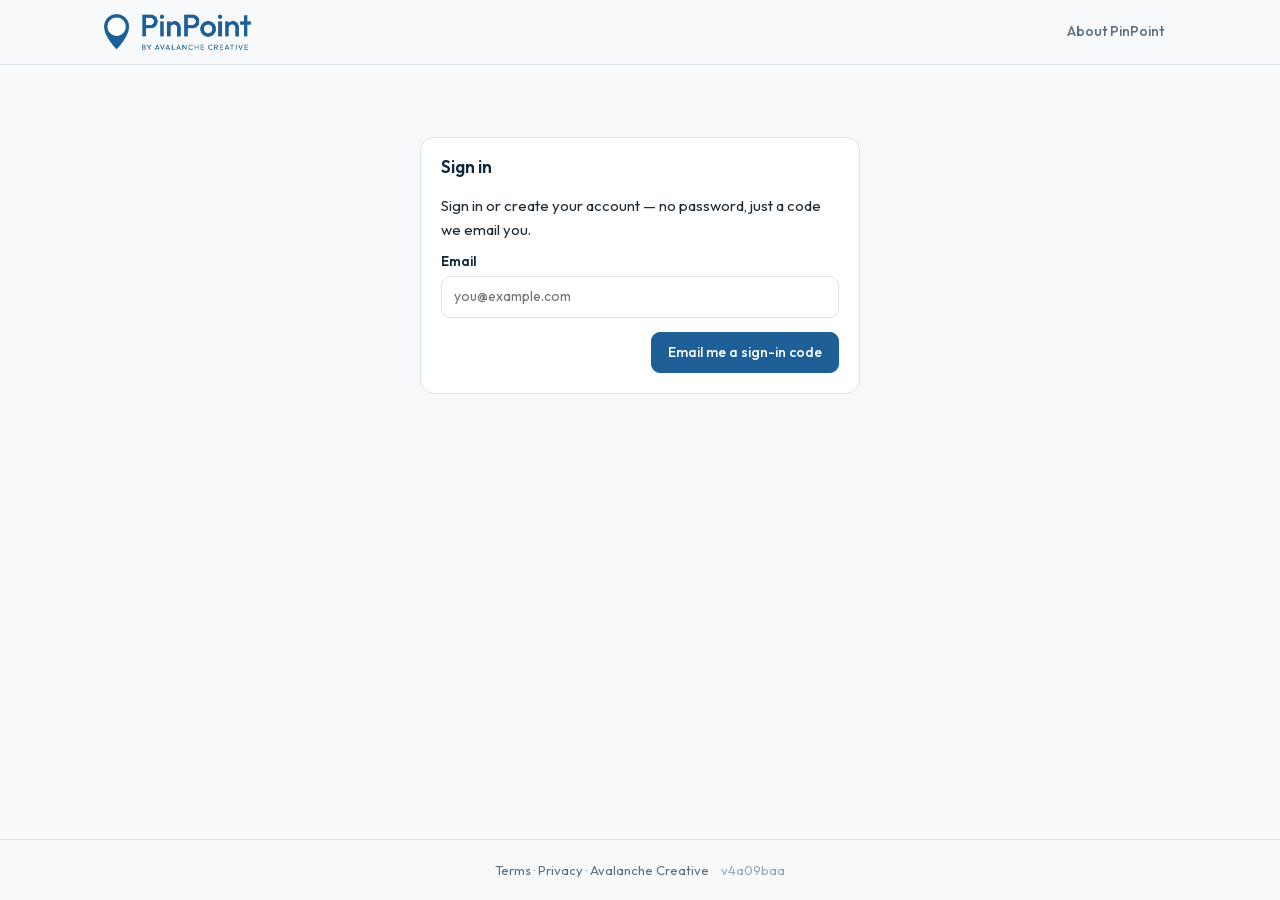
<file: app/index.html>
<!doctype html>
<html lang="en">
<head>
  <meta charset="utf-8">
  <meta name="viewport" content="width=device-width, initial-scale=1">
  <meta name="robots" content="noindex">
  <title>PinPoint by Avalanche</title>
  <link rel="icon" type="image/png" href="img/pinpoint-mark.png">
  <link rel="stylesheet" href="app.css">
</head>
<body>
  <div id="app" data-version="4a09baa"></div>
  <script src="app.js"></script>
</body>
</html>
</file>
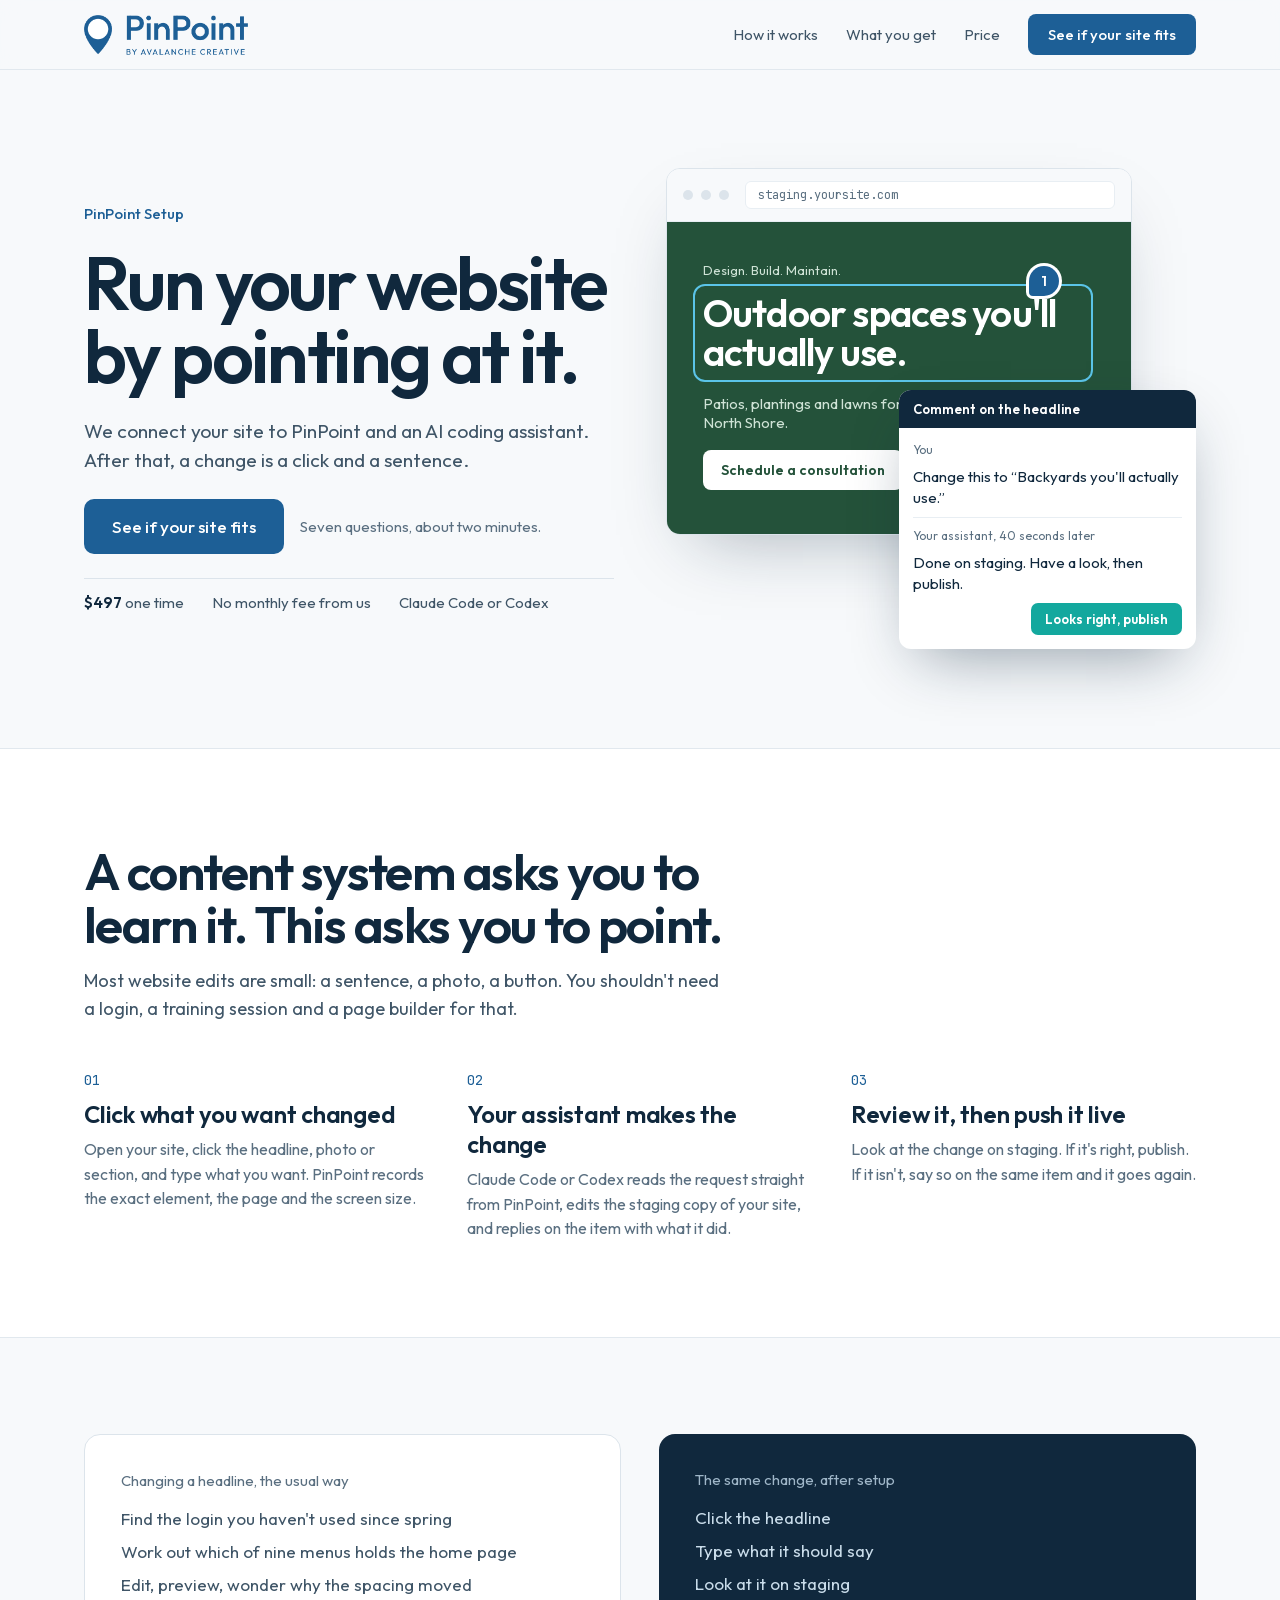
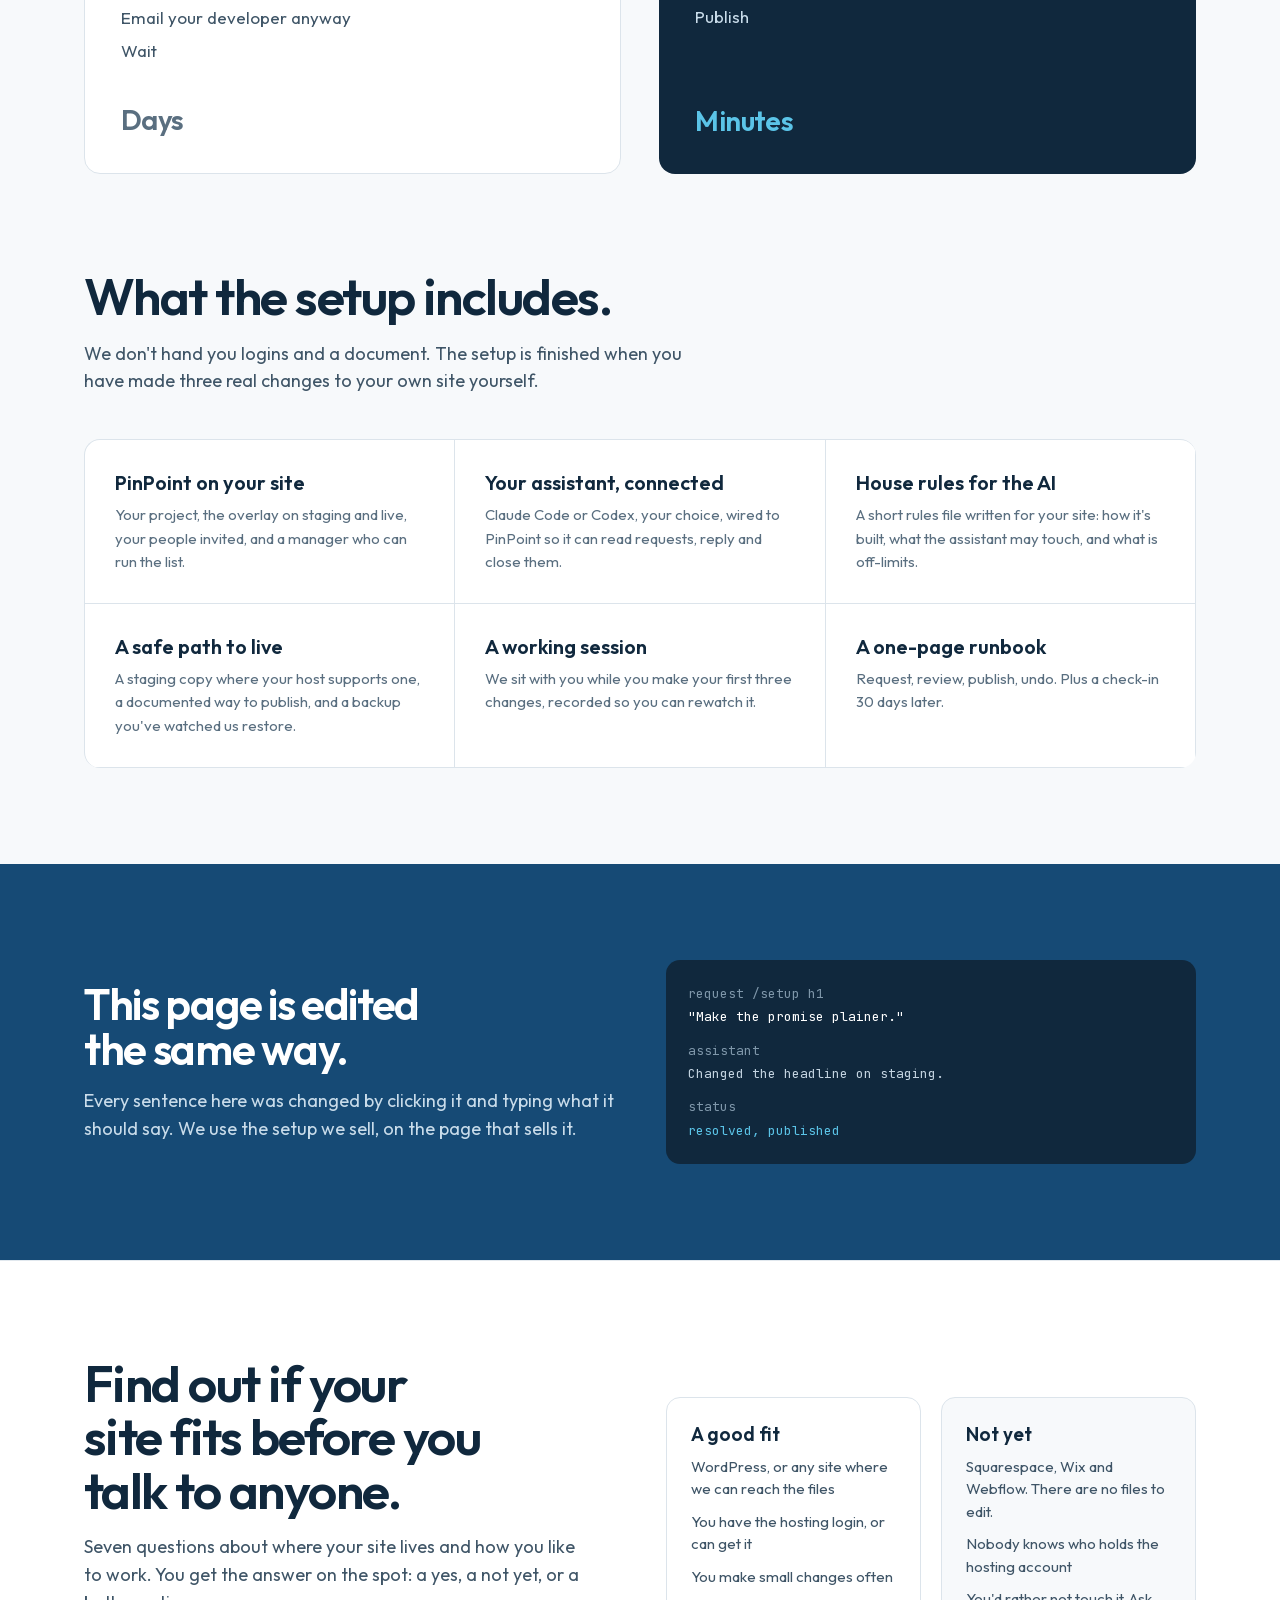
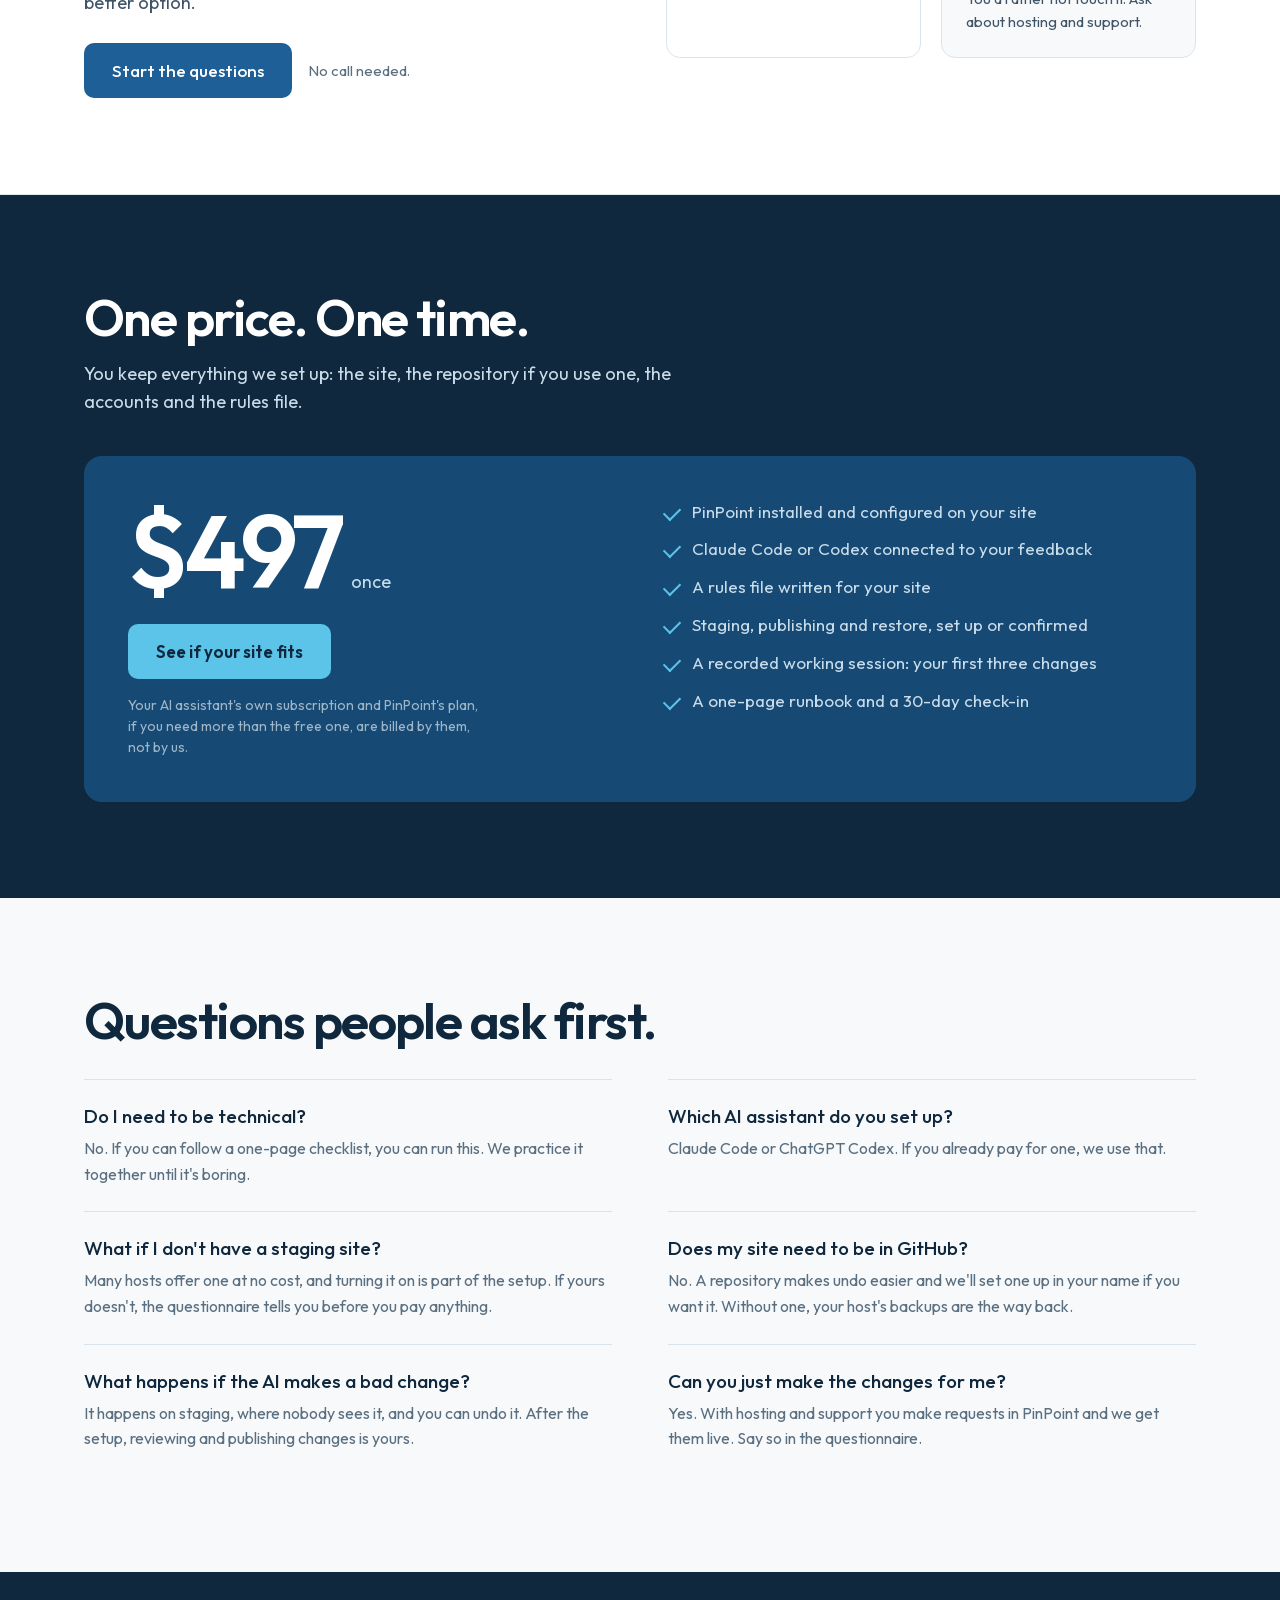
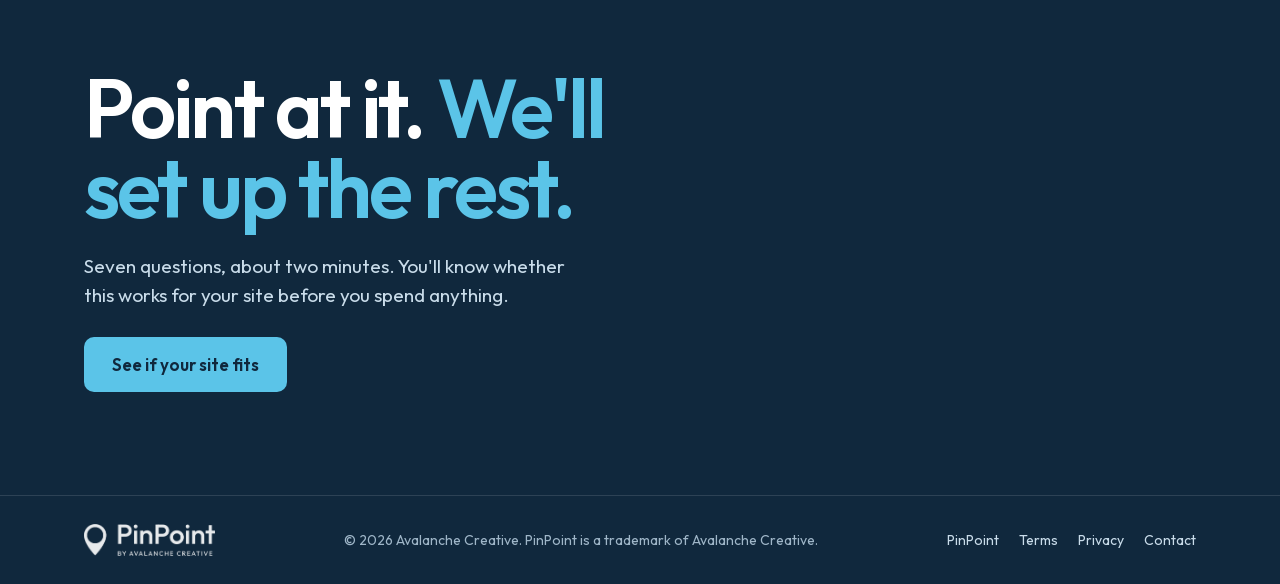
<file: setup/index.html>
<!doctype html>
<html lang="en">
<head>
  <meta charset="utf-8">
  <meta name="viewport" content="width=device-width, initial-scale=1">
  <title>PinPoint Setup — Run your website by pointing at it</title>
  <meta name="description" content="We set up PinPoint and an AI coding assistant on your website, so making a change is a click and a sentence. One-time setup, $497. Answer seven questions to see if your site fits.">
  <meta property="og:title" content="PinPoint Setup — Run your website by pointing at it">
  <meta property="og:description" content="A one-time setup that connects your site, PinPoint and Claude Code or Codex. Click what you want changed, review it on staging, push it live. $497.">
  <meta property="og:image" content="https://pinpoint.avalanchegr.com/img/hero-overlay.jpg">
  <meta property="og:url" content="https://pinpoint.avalanchegr.com/setup/">
  <link rel="canonical" href="https://pinpoint.avalanchegr.com/setup/">
  <link rel="icon" type="image/png" href="/img/pinpoint-mark.png">
  <link rel="stylesheet" href="/fonts.css">
  <style>
    :root { --blue:#1D5F96; --blue-dark:#164A75; --navy:#10283D; --text:#3F5567; --muted:#5A6F80; --line:#DCE4EB; --page:#F7F9FB; --sky:#5BC4E8; --tint:#EEF4F9; }
    * { box-sizing: border-box; }
    html { scroll-behavior: smooth; }
    body { margin: 0; background: var(--page); font-family: Outfit, "Segoe UI", Helvetica, Arial, sans-serif; color: var(--navy); -webkit-font-smoothing: antialiased; }
    a { color: var(--blue); text-decoration: none; }
    a:hover { color: var(--blue-dark); }
    h1, h2, h3, p { margin: 0; }
    button { font: inherit; cursor: pointer; }
    .wrap { max-width: 1240px; margin: 0 auto; padding-left: clamp(20px, 5vw, 80px); padding-right: clamp(20px, 5vw, 80px); }
    .btn { display: inline-block; background: var(--blue); color: #fff; padding: 17px 28px; border-radius: 10px; font-size: 17px; font-weight: 500; border: 0; }
    .btn:hover { background: var(--blue-dark); color: #fff; }
    .btn.sky { background: var(--sky); color: var(--navy); font-weight: 600; }
    .btn.sky:hover { background: #7fd3ee; color: var(--navy); }
    .aside { font-size: 15px; color: var(--muted); }
    .mono { font-family: "JetBrains Mono", ui-monospace, monospace; }

    header { position: sticky; top: 0; z-index: 20; background: rgba(247,249,251,.9); backdrop-filter: blur(10px); border-bottom: 1px solid #E1E8EE; }
    header .bar { display: flex; align-items: center; justify-content: space-between; gap: 24px; padding-top: 14px; padding-bottom: 14px; }
    header img { height: 40px; width: auto; display: block; }
    header nav { display: flex; align-items: center; gap: 28px; font-size: 15px; }
    header nav a { color: var(--text); }
    header nav button { background: var(--blue); color: #fff; padding: 11px 20px; border-radius: 8px; font-weight: 500; border: 0; font-size: 15px; }

    .hero { display: grid; grid-template-columns: repeat(2, minmax(0, 1fr)); gap: clamp(28px, 4vw, 56px); align-items: center; padding-top: clamp(48px, 7vw, 88px); padding-bottom: clamp(56px, 7vw, 96px); }
    .hero .copy { display: flex; flex-direction: column; gap: 24px; }
    .eyebrow { font-size: 15px; font-weight: 500; color: var(--blue); }
    h1 { font-size: clamp(42px, 5.8vw, 80px); line-height: .98; font-weight: 600; letter-spacing: -.035em; text-wrap: balance; }
    .lead { font-size: clamp(18px, 1.5vw, 20px); line-height: 1.5; color: var(--text); max-width: 520px; text-wrap: pretty; }
    .hero .actions { display: flex; flex-wrap: wrap; gap: 12px 16px; align-items: center; }
    .facts { display: flex; flex-wrap: wrap; gap: 8px 28px; padding-top: 14px; border-top: 1px solid var(--line); font-size: 15px; color: var(--text); }
    .facts b { font-weight: 600; color: var(--navy); }

    /* hero visual: a staging page with a pin, and the comment that changes it */
    .scene { position: relative; min-height: 500px; }
    .browser { position: absolute; left: 0; top: 10px; width: 88%; background: #fff; border: 1px solid var(--line); border-radius: 14px; box-shadow: 0 30px 70px -30px rgba(16,40,61,.35); overflow: hidden; }
    .browser .chrome { display: flex; align-items: center; gap: 8px; padding: 12px 16px; border-bottom: 1px solid #E8EEF3; background: var(--page); }
    .browser .chrome i { width: 10px; height: 10px; border-radius: 50%; background: var(--line); display: block; }
    .browser .url { flex: 1; margin-left: 8px; background: #fff; border: 1px solid #E8EEF3; border-radius: 6px; padding: 5px 12px; font-size: 12px; color: var(--muted); }
    .site { background: #24523A; padding: 40px 36px 44px; position: relative; color: #CFE3D6; }
    .site .k { font-size: 13px; }
    .site .h { font-size: clamp(28px, 3vw, 42px); line-height: 1.02; font-weight: 600; color: #fff; letter-spacing: -.02em; outline: 2px solid var(--sky); outline-offset: 8px; border-radius: 2px; max-width: 380px; margin: 16px 0 22px; }
    .site .p { font-size: 15px; max-width: 340px; }
    .site .b { display: inline-block; background: #fff; color: #24523A; font-weight: 600; font-size: 14px; padding: 11px 18px; border-radius: 8px; margin-top: 18px; }
    .site .pin { position: absolute; left: min(410px, 78%); top: 44px; width: 30px; height: 30px; border-radius: 50% 50% 50% 4px; background: var(--blue); color: #fff; font-size: 14px; font-weight: 600; display: flex; align-items: center; justify-content: center; box-shadow: 0 0 0 3px #fff; }
    .thread { position: absolute; right: 0; top: 232px; width: min(300px, 56%); background: #fff; border-radius: 12px; box-shadow: 0 24px 60px -20px rgba(16,40,61,.45); overflow: hidden; }
    .thread .head { background: var(--navy); color: #fff; padding: 11px 14px; font-size: 13px; font-weight: 600; }
    .thread .body { padding: 14px; display: flex; flex-direction: column; gap: 9px; }
    .thread .who { font-size: 12px; color: var(--muted); }
    .thread .say { font-size: 15px; line-height: 1.4; }
    .thread .sep { border-top: 1px solid #E8EEF3; padding-top: 10px; }
    .thread .ok { align-self: flex-end; background: #13A89E; color: #fff; font-size: 13px; font-weight: 600; padding: 8px 14px; border-radius: 7px; }

    section { padding-top: clamp(64px, 7.5vw, 96px); padding-bottom: clamp(64px, 7.5vw, 96px); }
    .band { background: #fff; border-top: 1px solid #E1E8EE; border-bottom: 1px solid #E1E8EE; }
    h2 { font-size: clamp(32px, 4vw, 52px); line-height: 1.04; font-weight: 600; letter-spacing: -.03em; max-width: 820px; text-wrap: balance; }
    .sub { font-size: 18px; line-height: 1.55; color: var(--text); max-width: 640px; margin-top: 16px; text-wrap: pretty; }

    .steps { display: grid; grid-template-columns: repeat(auto-fit, minmax(min(100%, 260px), 1fr)); gap: clamp(24px, 3vw, 40px); margin-top: 48px; }
    .step .n { font-size: 14px; color: var(--blue); }
    .step h3 { font-size: 24px; font-weight: 600; margin-top: 10px; letter-spacing: -.01em; }
    .step p { font-size: 16px; line-height: 1.55; color: var(--muted); margin-top: 8px; }

    .versus { display: grid; grid-template-columns: repeat(auto-fit, minmax(min(100%, 340px), 1fr)); gap: clamp(20px, 3vw, 40px); }
    .versus > div { border-radius: 16px; padding: clamp(26px, 3vw, 36px); display: flex; flex-direction: column; gap: 18px; min-height: 340px; }
    .versus .old { background: #fff; border: 1px solid var(--line); }
    .versus .new { background: var(--navy); color: #fff; }
    .versus .t { font-size: 15px; color: var(--muted); }
    .versus .new .t { color: #9FB6C8; }
    .versus ol { margin: 0; padding: 0; list-style: none; display: flex; flex-direction: column; gap: 12px; font-size: 17px; color: var(--text); }
    .versus .new ol { color: #C9DCEA; }
    .versus .time { margin-top: auto; font-size: 28px; font-weight: 600; letter-spacing: -.02em; color: var(--muted); }
    .versus .new .time { color: var(--sky); }

    .included { display: grid; grid-template-columns: repeat(auto-fit, minmax(min(100%, 300px), 1fr)); margin-top: 44px; border-top: 1px solid var(--line); border-left: 1px solid var(--line); background: #fff; border-radius: 16px; overflow: hidden; }
    .included > div { padding: 30px; border-right: 1px solid var(--line); border-bottom: 1px solid var(--line); }
    .included h3 { font-size: 20px; font-weight: 600; }
    .included p { font-size: 15px; line-height: 1.55; color: var(--muted); margin-top: 8px; }

    .meta { background: var(--blue-dark); color: #fff; }
    .meta .grid, .fit .grid { display: grid; grid-template-columns: repeat(auto-fit, minmax(min(100%, 380px), 1fr)); gap: clamp(28px, 4vw, 56px); align-items: center; }
    .meta h2 { color: #fff; font-size: clamp(30px, 3.4vw, 44px); }
    .meta .sub { color: #C9DCEA; }
    .log { background: var(--navy); border-radius: 14px; padding: 22px; font-size: 13px; line-height: 1.8; color: #C3D3E0; }
    .log .dim { color: #7F97AA; display: block; margin-top: 10px; }
    .log .dim:first-child { margin-top: 0; }
    .log .hi { color: #fff; }
    .log .done { color: var(--sky); }

    .fit .cards { display: grid; grid-template-columns: repeat(auto-fit, minmax(min(100%, 220px), 1fr)); gap: 20px; }
    .fit .card { border: 1px solid var(--line); border-radius: 14px; padding: 24px; display: flex; flex-direction: column; gap: 10px; background: #fff; }
    .fit .card.no { background: var(--page); }
    .fit .card h3 { font-size: 19px; font-weight: 600; }
    .fit .card p { font-size: 15px; line-height: 1.5; color: var(--text); }
    .fit .actions { display: flex; flex-wrap: wrap; gap: 12px 16px; align-items: center; margin-top: 26px; }

    .price { background: var(--navy); color: #fff; }
    .price h2 { color: #fff; }
    .price .sub { color: #C9DCEA; }
    .price-card { margin-top: 40px; background: var(--blue-dark); border-radius: 18px; padding: clamp(28px, 4vw, 44px); display: grid; grid-template-columns: repeat(auto-fit, minmax(min(100%, 320px), 1fr)); gap: clamp(24px, 4vw, 48px); align-items: start; }
    .amount { font-size: clamp(64px, 8vw, 104px); font-weight: 600; letter-spacing: -.04em; line-height: 1; }
    .amount small { font-size: 18px; font-weight: 400; letter-spacing: 0; color: #C9DCEA; margin-left: 10px; }
    .price-card .btn { margin-top: 22px; }
    .price-card .fine { font-size: 14px; color: #9FB6C8; margin-top: 16px; line-height: 1.5; max-width: 360px; }
    .price-card ul { margin: 0; padding: 0; list-style: none; display: flex; flex-direction: column; gap: 14px; font-size: 17px; color: #C9DCEA; }
    .price-card li { padding-left: 28px; position: relative; line-height: 1.4; }
    .price-card li::before { content: ""; position: absolute; left: 0; top: 7px; width: 14px; height: 8px; border-left: 2.4px solid var(--sky); border-bottom: 2.4px solid var(--sky); transform: rotate(-45deg); }

    .faq { display: grid; grid-template-columns: repeat(auto-fit, minmax(min(100%, 420px), 1fr)); gap: 0 56px; margin-top: 32px; }
    .faq > div { padding: 24px 0; border-top: 1px solid var(--line); }
    .faq h3 { font-size: 19px; font-weight: 500; }
    .faq p { font-size: 16px; line-height: 1.6; color: var(--muted); margin-top: 8px; }

    .final { background: var(--navy); color: #fff; padding-bottom: 0; }
    .final h2 { color: #fff; font-size: clamp(44px, 6.4vw, 84px); line-height: .98; letter-spacing: -.035em; max-width: 900px; }
    .final h2 span { color: var(--sky); }
    .final p { font-size: 19px; color: #C9DCEA; max-width: 500px; line-height: 1.5; margin: 24px 0 28px; }
    footer { border-top: 1px solid rgba(255,255,255,.12); margin-top: clamp(64px, 8vw, 104px); }
    footer .bar { display: flex; flex-wrap: wrap; justify-content: space-between; align-items: center; gap: 16px; padding-top: 28px; padding-bottom: 28px; font-size: 14px; color: #9FB6C8; }
    footer img { height: 32px; width: auto; display: block; opacity: .9; }
    footer .links { display: flex; gap: 20px; }
    footer .links a { color: #C9DCEA; }

    /* questionnaire */
    .q-overlay { position: fixed; inset: 0; z-index: 50; background: rgba(16,40,61,.55); display: none; align-items: center; justify-content: center; padding: 20px; overflow: auto; }
    .q-overlay.open { display: flex; }
    .q-card { width: min(680px, 100%); background: #fff; border-radius: 18px; padding: clamp(24px, 4vw, 40px); display: flex; flex-direction: column; gap: 22px; box-shadow: 0 40px 90px -30px rgba(16,40,61,.6); min-height: min(640px, calc(100vh - 40px)); position: relative; margin: auto; }
    .q-close { position: absolute; top: 14px; right: 14px; width: 40px; height: 40px; border-radius: 50%; border: 0; background: transparent; color: var(--muted); font-size: 20px; }
    .q-close:hover { background: var(--tint); color: var(--navy); }
    .q-progress { display: flex; flex-direction: column; gap: 10px; padding-right: 40px; }
    .q-progress .row { display: flex; justify-content: space-between; font-size: 14px; color: var(--muted); }
    .q-bar { height: 6px; border-radius: 3px; background: var(--tint); overflow: hidden; }
    .q-bar i { display: block; height: 6px; border-radius: 3px; background: var(--blue); transition: width .25s; }
    .q-card h3 { font-size: clamp(26px, 3.4vw, 34px); line-height: 1.1; font-weight: 600; letter-spacing: -.02em; }
    .q-help { font-size: 16px; line-height: 1.5; color: var(--muted); margin-top: 8px; }
    .q-opts { display: flex; flex-direction: column; gap: 10px; }
    .q-opt { text-align: left; font-size: 17px; font-weight: 500; color: var(--navy); padding: 16px 18px; border-radius: 12px; border: 1px solid var(--line); background: #fff; min-height: 54px; }
    .q-opt:hover { border-color: var(--blue); }
    .q-opt.on { border-color: var(--blue); background: var(--tint); }
    .q-foot { margin-top: auto; display: flex; justify-content: space-between; align-items: center; gap: 12px; }
    .q-back { background: transparent; border: 0; font-size: 15px; color: var(--muted); padding: 12px 0; min-height: 44px; }
    .q-back:hover { color: var(--navy); }
    .q-fields { display: flex; flex-direction: column; gap: 14px; }
    .q-fields label { display: flex; flex-direction: column; gap: 6px; font-size: 14px; font-weight: 600; }
    .q-fields input { font: inherit; font-size: 17px; font-weight: 400; padding: 14px 16px; border: 1px solid var(--line); border-radius: 10px; color: var(--navy); }
    .q-fields input:focus { outline: none; border-color: var(--blue); box-shadow: 0 0 0 3px rgba(29,95,150,.15); }
    .q-hp { position: absolute; left: -9999px; width: 1px; height: 1px; overflow: hidden; }
    .q-err { font-size: 14px; color: #B32D2E; min-height: 1.2em; }
    .q-kicker { font-size: 15px; font-weight: 500; }
    .q-result h3 { font-size: clamp(32px, 4.6vw, 44px); line-height: 1.04; letter-spacing: -.03em; margin-top: 12px; }
    .q-result .body { font-size: 18px; line-height: 1.55; color: var(--text); margin-top: 18px; }
    .q-next { background: var(--page); border: 1px solid var(--line); border-radius: 12px; padding: 18px 20px; margin-top: 20px; }
    .q-next small { font-size: 14px; color: var(--muted); display: block; margin-bottom: 6px; }
    .q-next div { font-size: 17px; line-height: 1.5; }
    .q-pay { display: flex; flex-wrap: wrap; align-items: center; gap: 12px 16px; margin-top: 24px; }
    .q-result, .q-step, .q-contact { display: flex; flex-direction: column; gap: 22px; flex: 1; }
    .q-result { gap: 0; }
    [hidden] { display: none !important; }

    @media (max-width: 900px) {
      .hero { grid-template-columns: minmax(0, 1fr); }
      .scene { min-height: 0; display: flex; flex-direction: column; gap: 16px; }
      .browser, .thread { position: static; width: 100%; }
    }
    @media (max-width: 640px) {
      header nav a { display: none; }
      header img { height: 32px; }
    }
  </style>
</head>
<body id="top">

<header>
  <div class="wrap bar">
    <a href="/" aria-label="PinPoint by Avalanche Creative"><img src="/img/pinpoint-logo.png" alt="PinPoint by Avalanche Creative" width="573" height="140"></a>
    <nav>
      <a href="#how">How it works</a>
      <a href="#included">What you get</a>
      <a href="#price">Price</a>
      <button type="button" data-fit>See if your site fits</button>
    </nav>
  </div>
</header>

<main>
  <div class="wrap hero">
    <div class="copy">
      <div class="eyebrow">PinPoint Setup</div>
      <h1>Run your website by pointing at it.</h1>
      <p class="lead">We connect your site to PinPoint and an AI coding assistant. After that, a change is a click and a sentence.</p>
      <div class="actions">
        <button type="button" class="btn" data-fit>See if your site fits</button>
        <span class="aside">Seven questions, about two minutes.</span>
      </div>
      <div class="facts">
        <span><b>$497</b> one time</span>
        <span>No monthly fee from us</span>
        <span>Claude Code or Codex</span>
      </div>
    </div>

    <div class="scene" aria-hidden="true">
      <div class="browser">
        <div class="chrome"><i></i><i></i><i></i><div class="url mono">staging.yoursite.com</div></div>
        <div class="site">
          <div class="k">Design. Build. Maintain.</div>
          <div class="h">Outdoor spaces you'll actually use.</div>
          <div class="p">Patios, plantings and lawns for homes across the North Shore.</div>
          <div class="b">Schedule a consultation</div>
          <div class="pin">1</div>
        </div>
      </div>
      <div class="thread">
        <div class="head">Comment on the headline</div>
        <div class="body">
          <div class="who">You</div>
          <div class="say">Change this to “Backyards you'll actually use.”</div>
          <div class="who sep">Your assistant, 40 seconds later</div>
          <div class="say">Done on staging. Have a look, then publish.</div>
          <div class="ok">Looks right, publish</div>
        </div>
      </div>
    </div>
  </div>

  <section class="band" id="how">
    <div class="wrap">
      <h2>A content system asks you to learn it. This asks you to point.</h2>
      <p class="sub">Most website edits are small: a sentence, a photo, a button. You shouldn't need a login, a training session and a page builder for that.</p>
      <div class="steps">
        <div class="step">
          <div class="n mono">01</div>
          <h3>Click what you want changed</h3>
          <p>Open your site, click the headline, photo or section, and type what you want. PinPoint records the exact element, the page and the screen size.</p>
        </div>
        <div class="step">
          <div class="n mono">02</div>
          <h3>Your assistant makes the change</h3>
          <p>Claude Code or Codex reads the request straight from PinPoint, edits the staging copy of your site, and replies on the item with what it did.</p>
        </div>
        <div class="step">
          <div class="n mono">03</div>
          <h3>Review it, then push it live</h3>
          <p>Look at the change on staging. If it's right, publish. If it isn't, say so on the same item and it goes again.</p>
        </div>
      </div>
    </div>
  </section>

  <section>
    <div class="wrap versus">
      <div class="old">
        <div class="t">Changing a headline, the usual way</div>
        <ol>
          <li>Find the login you haven't used since spring</li>
          <li>Work out which of nine menus holds the home page</li>
          <li>Edit, preview, wonder why the spacing moved</li>
          <li>Email your developer anyway</li>
          <li>Wait</li>
        </ol>
        <div class="time">Days</div>
      </div>
      <div class="new">
        <div class="t">The same change, after setup</div>
        <ol>
          <li>Click the headline</li>
          <li>Type what it should say</li>
          <li>Look at it on staging</li>
          <li>Publish</li>
        </ol>
        <div class="time">Minutes</div>
      </div>
    </div>
  </section>

  <section id="included" style="padding-top:0">
    <div class="wrap">
      <h2>What the setup includes.</h2>
      <p class="sub">We don't hand you logins and a document. The setup is finished when you have made three real changes to your own site yourself.</p>
      <div class="included">
        <div><h3>PinPoint on your site</h3><p>Your project, the overlay on staging and live, your people invited, and a manager who can run the list.</p></div>
        <div><h3>Your assistant, connected</h3><p>Claude Code or Codex, your choice, wired to PinPoint so it can read requests, reply and close them.</p></div>
        <div><h3>House rules for the AI</h3><p>A short rules file written for your site: how it's built, what the assistant may touch, and what is off-limits.</p></div>
        <div><h3>A safe path to live</h3><p>A staging copy where your host supports one, a documented way to publish, and a backup you've watched us restore.</p></div>
        <div><h3>A working session</h3><p>We sit with you while you make your first three changes, recorded so you can rewatch it.</p></div>
        <div><h3>A one-page runbook</h3><p>Request, review, publish, undo. Plus a check-in 30 days later.</p></div>
      </div>
    </div>
  </section>

  <section class="meta">
    <div class="wrap grid">
      <div>
        <h2>This page is edited the same way.</h2>
        <p class="sub">Every sentence here was changed by clicking it and typing what it should say. We use the setup we sell, on the page that sells it.</p>
      </div>
      <div class="log mono" aria-hidden="true">
        <span class="dim">request  /setup  h1</span>
        <span class="hi">"Make the promise plainer."</span>
        <span class="dim">assistant</span>
        <span>Changed the headline on staging.</span>
        <span class="dim">status</span>
        <span class="done">resolved, published</span>
      </div>
    </div>
  </section>

  <section class="band fit" id="fit">
    <div class="wrap grid">
      <div>
        <h2>Find out if your site fits before you talk to anyone.</h2>
        <p class="sub">Seven questions about where your site lives and how you like to work. You get the answer on the spot: a yes, a not yet, or a better option.</p>
        <div class="actions">
          <button type="button" class="btn" data-fit>Start the questions</button>
          <span class="aside">No call needed.</span>
        </div>
      </div>
      <div class="cards">
        <div class="card">
          <h3>A good fit</h3>
          <p>WordPress, or any site where we can reach the files</p>
          <p>You have the hosting login, or can get it</p>
          <p>You make small changes often</p>
        </div>
        <div class="card no">
          <h3>Not yet</h3>
          <p>Squarespace, Wix and Webflow. There are no files to edit.</p>
          <p>Nobody knows who holds the hosting account</p>
          <p>You'd rather not touch it. Ask about hosting and support.</p>
        </div>
      </div>
    </div>
  </section>

  <section class="price" id="price">
    <div class="wrap">
      <h2>One price. One time.</h2>
      <p class="sub">You keep everything we set up: the site, the repository if you use one, the accounts and the rules file.</p>
      <div class="price-card">
        <div>
          <div class="amount">$497<small>once</small></div>
          <button type="button" class="btn sky" data-fit>See if your site fits</button>
          <p class="fine">Your AI assistant's own subscription and PinPoint's plan, if you need more than the free one, are billed by them, not by us.</p>
        </div>
        <ul>
          <li>PinPoint installed and configured on your site</li>
          <li>Claude Code or Codex connected to your feedback</li>
          <li>A rules file written for your site</li>
          <li>Staging, publishing and restore, set up or confirmed</li>
          <li>A recorded working session: your first three changes</li>
          <li>A one-page runbook and a 30-day check-in</li>
        </ul>
      </div>
    </div>
  </section>

  <section id="faq">
    <div class="wrap">
      <h2>Questions people ask first.</h2>
      <div class="faq">
        <div><h3>Do I need to be technical?</h3><p>No. If you can follow a one-page checklist, you can run this. We practice it together until it's boring.</p></div>
        <div><h3>Which AI assistant do you set up?</h3><p>Claude Code or ChatGPT Codex. If you already pay for one, we use that.</p></div>
        <div><h3>What if I don't have a staging site?</h3><p>Many hosts offer one at no cost, and turning it on is part of the setup. If yours doesn't, the questionnaire tells you before you pay anything.</p></div>
        <div><h3>Does my site need to be in GitHub?</h3><p>No. A repository makes undo easier and we'll set one up in your name if you want it. Without one, your host's backups are the way back.</p></div>
        <div><h3>What happens if the AI makes a bad change?</h3><p>It happens on staging, where nobody sees it, and you can undo it. After the setup, reviewing and publishing changes is yours.</p></div>
        <div><h3>Can you just make the changes for me?</h3><p>Yes. With hosting and support you make requests in PinPoint and we get them live. Say so in the questionnaire.</p></div>
      </div>
    </div>
  </section>

  <section class="final">
    <div class="wrap">
      <h2>Point at it. <span>We'll set up the rest.</span></h2>
      <p>Seven questions, about two minutes. You'll know whether this works for your site before you spend anything.</p>
      <button type="button" class="btn sky" data-fit>See if your site fits</button>
    </div>
    <footer>
      <div class="wrap bar">
        <a href="https://avalanchegr.com/?utm_source=pinpoint&utm_medium=landing&utm_campaign=setup"><img src="/img/pinpoint-logo-white.png" alt="PinPoint by Avalanche Creative" width="573" height="140"></a>
        <span>© 2026 Avalanche Creative. PinPoint is a trademark of Avalanche Creative.</span>
        <div class="links"><a href="/">PinPoint</a><a href="/app/terms.html">Terms</a><a href="/app/privacy.html">Privacy</a><a href="mailto:projects@avalanchegr.com">Contact</a></div>
      </div>
    </footer>
  </section>
</main>

<!-- Fit questionnaire -->
<div class="q-overlay" id="q" role="dialog" aria-modal="true" aria-labelledby="q-title">
  <div class="q-card">
    <button type="button" class="q-close" id="q-close" aria-label="Close">✕</button>

    <div class="q-progress" id="q-progress">
      <div class="row"><span id="q-count">Question 1 of 6</span><span>About two minutes</span></div>
      <div class="q-bar"><i id="q-fill" style="width:0%"></i></div>
    </div>

    <div class="q-step" id="q-step">
      <div>
        <h3 id="q-title">What is your site built on?</h3>
        <div class="q-help" id="q-help"></div>
      </div>
      <div class="q-opts" id="q-opts"></div>
      <div class="q-foot">
        <button type="button" class="q-back" id="q-back">Back</button>
        <span class="aside">Pick one to continue</span>
      </div>
    </div>

    <form class="q-contact" id="q-contact" hidden novalidate>
      <div>
        <h3>Where should we send your answer?</h3>
        <div class="q-help">You'll see the result on the next screen too. We only use this to follow up about your site.</div>
      </div>
      <div class="q-fields">
        <label>Your name<input type="text" id="q-name" autocomplete="name" placeholder="Jamie Rivera"></label>
        <label>Email<input type="email" id="q-email" autocomplete="email" placeholder="you@yourcompany.com"></label>
        <label>Your site's address<input type="text" id="q-site" autocomplete="url" placeholder="yourcompany.com"></label>
        <label class="q-hp" aria-hidden="true">Company<input type="text" id="q-company" tabindex="-1" autocomplete="off"></label>
      </div>
      <div class="q-err" id="q-err" role="alert"></div>
      <div class="q-foot">
        <button type="button" class="q-back" id="q-back2">Back</button>
        <button type="submit" class="btn" id="q-submit">Show my result</button>
      </div>
    </form>

    <div class="q-result" id="q-result" hidden>
      <div class="q-kicker" id="r-kicker"></div>
      <h3 id="r-title"></h3>
      <div class="body" id="r-body"></div>
      <div class="q-next" id="r-nextbox"><small>What happens next</small><div id="r-next"></div></div>
      <div class="q-pay" id="r-pay" hidden>
        <a class="btn" href="https://buy.stripe.com/bJe00l60K3lrbI18Fccs800" target="_blank" rel="noopener">Pay $497 now</a>
        <span class="aside">Optional. You can also pay after the call.</span>
      </div>
      <div class="q-err" id="r-err" role="status" style="margin-top:12px"></div>
      <div class="q-foot">
        <button type="button" class="q-back" id="q-restart">Start over</button>
        <button type="button" class="btn" id="q-done">Done</button>
      </div>
    </div>
  </div>
</div>

<script>
(function () {
  var ENDPOINT = 'https://vaculezzigjtgbysnajf.supabase.co/functions/v1/setup-intake';
  var QS = [
    { key: 'platform', q: 'What is your site built on?', help: 'If you are not sure, pick the last one and we will look it up.', opts: [['wordpress', 'WordPress'], ['shopify', 'Shopify'], ['code', 'Custom code or plain files'], ['builder', 'Squarespace, Wix or Webflow'], ['unknown', 'Not sure']] },
    { key: 'hosting', q: 'Do you have the login for where it is hosted?', help: 'The account at the company that keeps your site online.', opts: [['yes', 'Yes, I have it'], ['can', 'I can get it'], ['unknown', 'I do not know who has it']] },
    { key: 'staging', q: 'Is there a staging copy of your site?', help: 'A private duplicate where changes are tried before they go live.', opts: [['yes', 'Yes'], ['no', 'No'], ['unknown', 'Not sure']] },
    { key: 'ai', q: 'How do you use AI today?', help: 'There is no wrong answer. It tells us how much to practice together.', opts: [['none', 'I do not'], ['chat', 'Chat tools like ChatGPT or Claude'], ['code', 'I have used a coding assistant']] },
    { key: 'changes', q: 'What do you change most often?', help: 'Pick the closest.', opts: [['copy', 'Text and photos'], ['layout', 'Layout and new sections'], ['build', 'New pages and features']] },
    { key: 'run', q: 'Who should make the changes day to day?', help: 'Either works. One is a setup, the other is a service.', opts: [['self', 'Me, or someone on my team'], ['avalanche', 'I would rather Avalanche did it']] }
  ];
  var RESULTS = {
    support: { kicker: 'A better option for you', color: '#1D5F96', title: 'Hosting and support is the better fit.', body: 'You would rather not run it yourself, and that is fine. You make requests in PinPoint and we get them live.', next: 'We will email you what that includes and what it costs.' },
    move: { kicker: 'Not yet', color: '#8A5A00', title: 'Your site needs a move first.', body: 'Squarespace, Wix and Webflow keep your site inside their editor, so there are no files for an assistant to change.', next: 'We will email you a quote for moving the site somewhere this works.' },
    hosting: { kicker: 'One thing first', color: '#8A5A00', title: 'We need to find your hosting account.', body: 'Everything else looks fine. We cannot set anything up until someone can sign in where the site is hosted.', next: 'We will email you how to track it down. It usually takes a day.' },
    fit: { kicker: 'Good news', color: '#1F6B45', title: 'Your site is a fit.', body: 'Setup is $497, one time. Someone from our team will reach out to schedule a setup call.', next: '', pay: true }
  };
  var $ = function (id) { return document.getElementById(id); };
  var overlay = $('q'), step = 0, answers = {}, lastFocus = null;

  function verdict() {
    if (answers.run === 'avalanche') return 'support';
    if (answers.platform === 'builder') return 'move';
    if (answers.hosting === 'unknown') return 'hosting';
    return 'fit';
  }
  function show(which) {
    $('q-step').hidden = which !== 'step';
    $('q-contact').hidden = which !== 'contact';
    $('q-result').hidden = which !== 'result';
    $('q-progress').hidden = which === 'result';
  }
  function render() {
    if (step < QS.length) {
      var cur = QS[step];
      show('step');
      $('q-count').textContent = 'Question ' + (step + 1) + ' of ' + QS.length;
      $('q-fill').style.width = Math.round((step / (QS.length + 1)) * 100) + '%';
      $('q-title').textContent = cur.q;
      $('q-help').textContent = cur.help;
      var box = $('q-opts'); box.replaceChildren();
      cur.opts.forEach(function (o) {
        var b = document.createElement('button');
        b.type = 'button'; b.className = 'q-opt' + (answers[cur.key] === o[0] ? ' on' : ''); b.textContent = o[1];
        b.addEventListener('click', function () { answers[cur.key] = o[0]; step += 1; render(); });
        box.appendChild(b);
      });
      $('q-back').style.visibility = step === 0 ? 'hidden' : 'visible';
      var first = box.querySelector('.q-opt'); if (first) first.focus();
    } else if (step === QS.length) {
      show('contact');
      $('q-count').textContent = 'Last step';
      $('q-fill').style.width = Math.round(((QS.length + 0.5) / (QS.length + 1)) * 100) + '%';
      $('q-name').focus();
    } else {
      var r = RESULTS[verdict()];
      show('result');
      $('r-kicker').textContent = r.kicker; $('r-kicker').style.color = r.color;
      $('r-title').textContent = r.title; $('r-body').textContent = r.body; $('r-next').textContent = r.next;
      $('r-nextbox').hidden = !r.next;
      $('r-pay').hidden = !r.pay;
      $('q-done').focus();
    }
  }
  function open() { lastFocus = document.activeElement; overlay.classList.add('open'); document.body.style.overflow = 'hidden'; render(); }
  function close() { overlay.classList.remove('open'); document.body.style.overflow = ''; if (lastFocus && lastFocus.focus) lastFocus.focus(); }

  document.querySelectorAll('[data-fit]').forEach(function (b) { b.addEventListener('click', open); });
  $('q-close').addEventListener('click', close);
  $('q-done').addEventListener('click', close);
  overlay.addEventListener('click', function (e) { if (e.target === overlay) close(); });
  overlay.addEventListener('keydown', function (e) { if (e.key === 'Escape') close(); });
  $('q-back').addEventListener('click', function () { if (step > 0) { step -= 1; render(); } });
  $('q-back2').addEventListener('click', function () { step = QS.length - 1; render(); });
  $('q-restart').addEventListener('click', function () { step = 0; answers = {}; $('r-err').textContent = ''; render(); });

  $('q-contact').addEventListener('submit', function (e) {
    e.preventDefault();
    var name = $('q-name').value.trim(), email = $('q-email').value.trim(), site = $('q-site').value.trim();
    if (!name) { $('q-err').textContent = 'Add your name.'; return $('q-name').focus(); }
    if (!/^[^\s@]+@[^\s@]+\.[^\s@]+$/.test(email)) { $('q-err').textContent = 'That email does not look right.'; return $('q-email').focus(); }
    if (!site) { $('q-err').textContent = 'Add your site’s address.'; return $('q-site').focus(); }
    $('q-err').textContent = '';
    var btn = $('q-submit'); btn.disabled = true; btn.textContent = 'One moment…';
    var payload = { name: name, email: email, site: site, answers: answers, result: verdict(), company: $('q-company').value };
    fetch(ENDPOINT, { method: 'POST', headers: { 'content-type': 'application/json' }, body: JSON.stringify(payload) })
      .then(function (r) { return r.json().then(function (j) { return { ok: r.ok, j: j }; }); })
      .catch(function () { return { ok: false, j: {} }; })
      .then(function (res) {
        btn.disabled = false; btn.textContent = 'Show my result';
        step = QS.length + 1; render();
        if (!res.ok) $('r-err').textContent = (res.j && res.j.error) || 'We could not save your answers. Email projects@avalanchegr.com and mention this result.';
      });
  });
  if (location.hash === '#fit-check') open();
  // Back from Stripe after paying: say thanks in the same card.
  if (/[?&]paid=1/.test(location.search)) {
    overlay.classList.add('open'); document.body.style.overflow = 'hidden';
    show('result');
    $('r-kicker').textContent = 'Payment received'; $('r-kicker').style.color = '#1F6B45';
    $('r-title').textContent = 'Thank you. You\u2019re booked in.';
    $('r-body').textContent = 'Someone from our team will reach out to schedule your setup call. Your receipt is on its way from Stripe.';
    $('r-nextbox').hidden = true; $('r-pay').hidden = true; $('q-restart').style.visibility = 'hidden';
  }
})();
</script>

<!-- PinPoint: open this page with ?pinpoint=pinpoint-setup to comment on it. -->
<script defer src="https://vaculezzigjtgbysnajf.supabase.co/storage/v1/object/public/markup/markup.js" data-project="pinpoint-setup"></script>
</body>
</html>
</file>
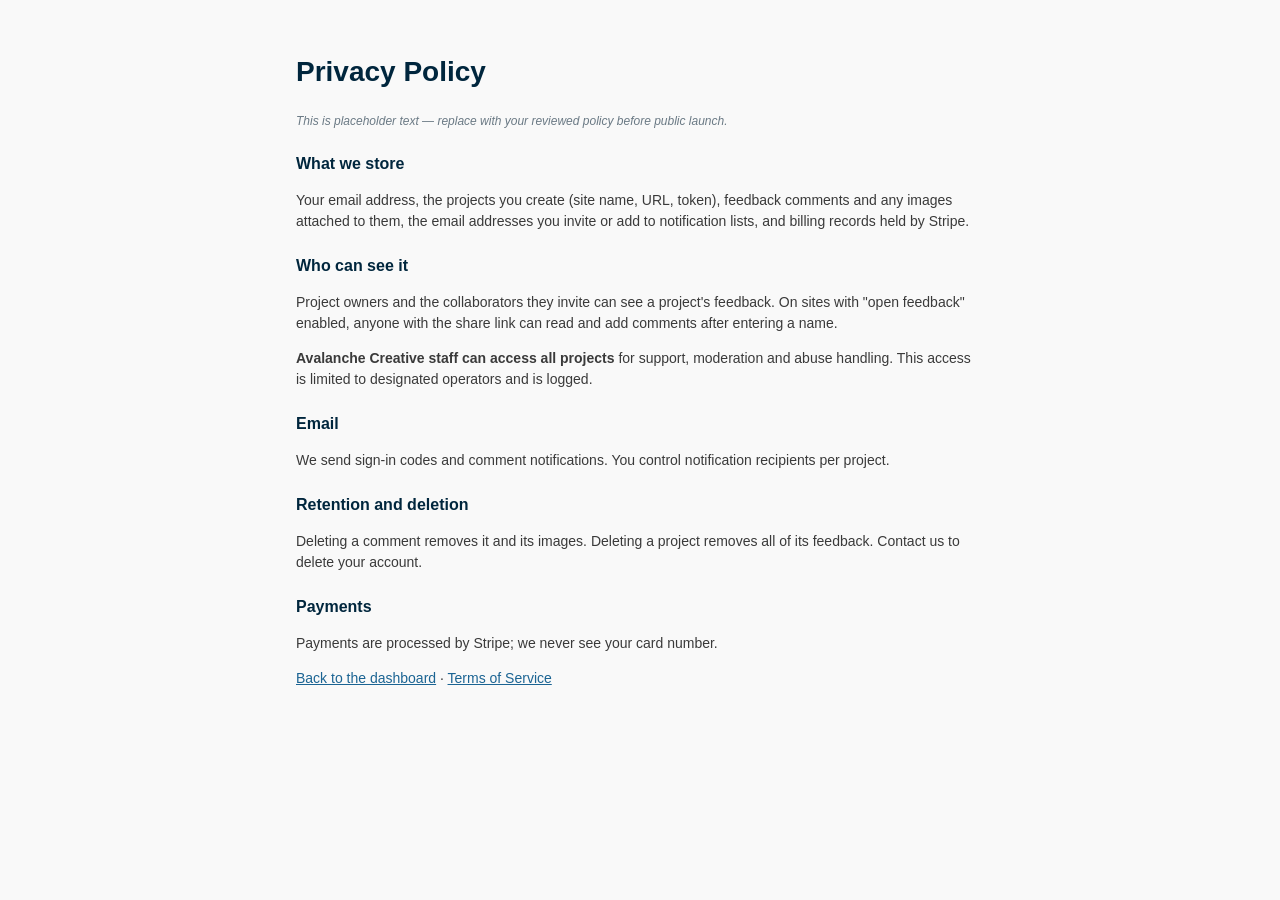
<file: privacy.html>
<!doctype html>
<html lang="en">
<head>
  <meta charset="utf-8">
  <meta name="viewport" content="width=device-width, initial-scale=1">
  <title>Privacy Policy — PinPoint</title>
  <link rel="stylesheet" href="app.css">
</head>
<body>
  <main class="doc">
    <h1>Privacy Policy</h1>
    <p class="hint"><em>This is placeholder text — replace with your reviewed policy before public launch.</em></p>
    <h2>What we store</h2>
    <p>Your email address, the projects you create (site name, URL, token), feedback comments and any images attached to them, the email addresses you invite or add to notification lists, and billing records held by Stripe.</p>
    <h2>Who can see it</h2>
    <p>Project owners and the collaborators they invite can see a project's feedback. On sites with "open feedback" enabled, anyone with the share link can read and add comments after entering a name.</p>
    <p><strong>Avalanche Creative staff can access all projects</strong> for support, moderation and abuse handling. This access is limited to designated operators and is logged.</p>
    <h2>Email</h2>
    <p>We send sign-in codes and comment notifications. You control notification recipients per project.</p>
    <h2>Retention and deletion</h2>
    <p>Deleting a comment removes it and its images. Deleting a project removes all of its feedback. Contact us to delete your account.</p>
    <h2>Payments</h2>
    <p>Payments are processed by Stripe; we never see your card number.</p>
    <p><a href="index.html">Back to the dashboard</a> · <a href="terms.html">Terms of Service</a></p>
  </main>
</body>
</html>
</file>
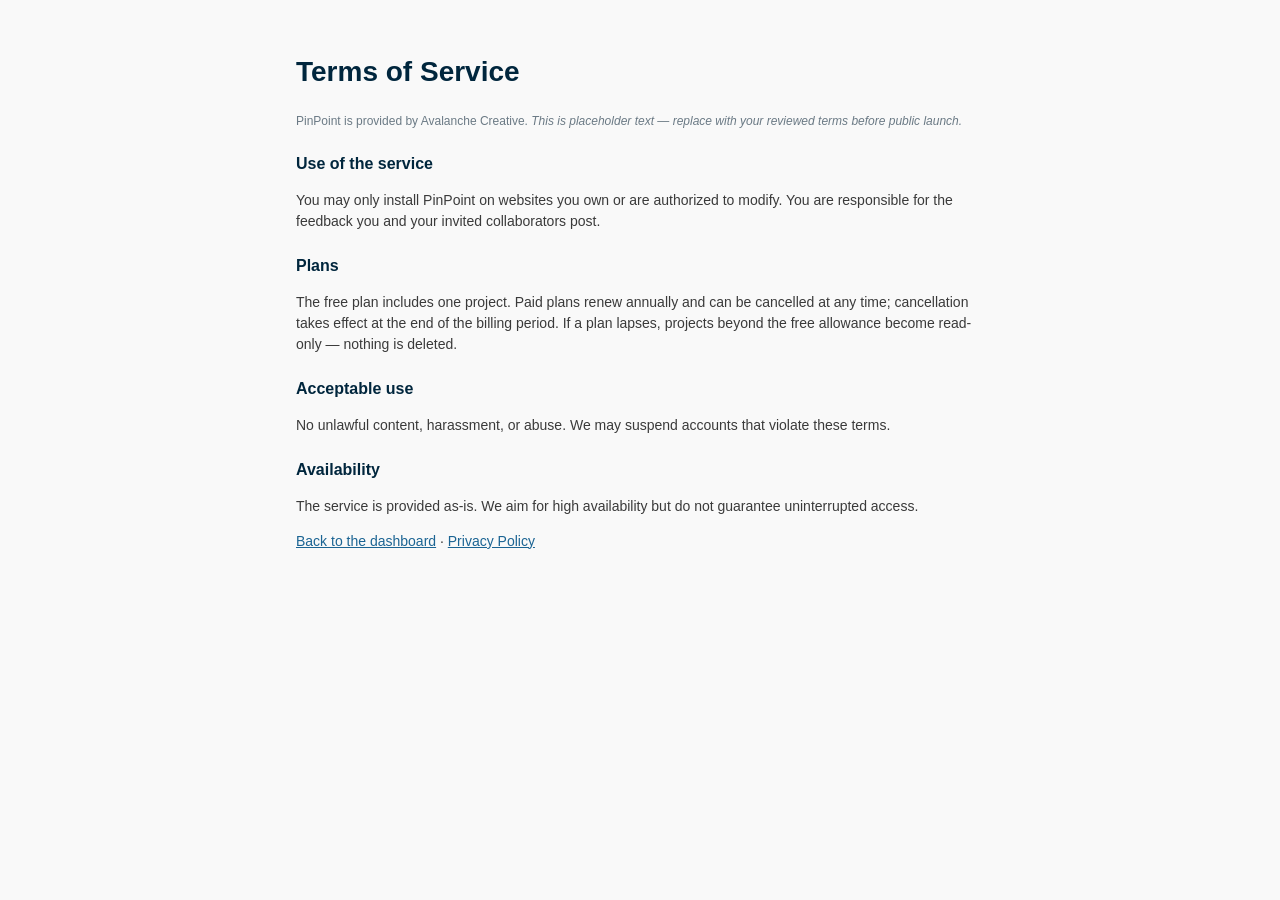
<file: terms.html>
<!doctype html>
<html lang="en">
<head>
  <meta charset="utf-8">
  <meta name="viewport" content="width=device-width, initial-scale=1">
  <title>Terms of Service — PinPoint</title>
  <link rel="stylesheet" href="app.css">
</head>
<body>
  <main class="doc">
    <h1>Terms of Service</h1>
    <p class="hint">PinPoint is provided by Avalanche Creative. <em>This is placeholder text — replace with your reviewed terms before public launch.</em></p>
    <h2>Use of the service</h2>
    <p>You may only install PinPoint on websites you own or are authorized to modify. You are responsible for the feedback you and your invited collaborators post.</p>
    <h2>Plans</h2>
    <p>The free plan includes one project. Paid plans renew annually and can be cancelled at any time; cancellation takes effect at the end of the billing period. If a plan lapses, projects beyond the free allowance become read-only — nothing is deleted.</p>
    <h2>Acceptable use</h2>
    <p>No unlawful content, harassment, or abuse. We may suspend accounts that violate these terms.</p>
    <h2>Availability</h2>
    <p>The service is provided as-is. We aim for high availability but do not guarantee uninterrupted access.</p>
    <p><a href="index.html">Back to the dashboard</a> · <a href="privacy.html">Privacy Policy</a></p>
  </main>
</body>
</html>
</file>
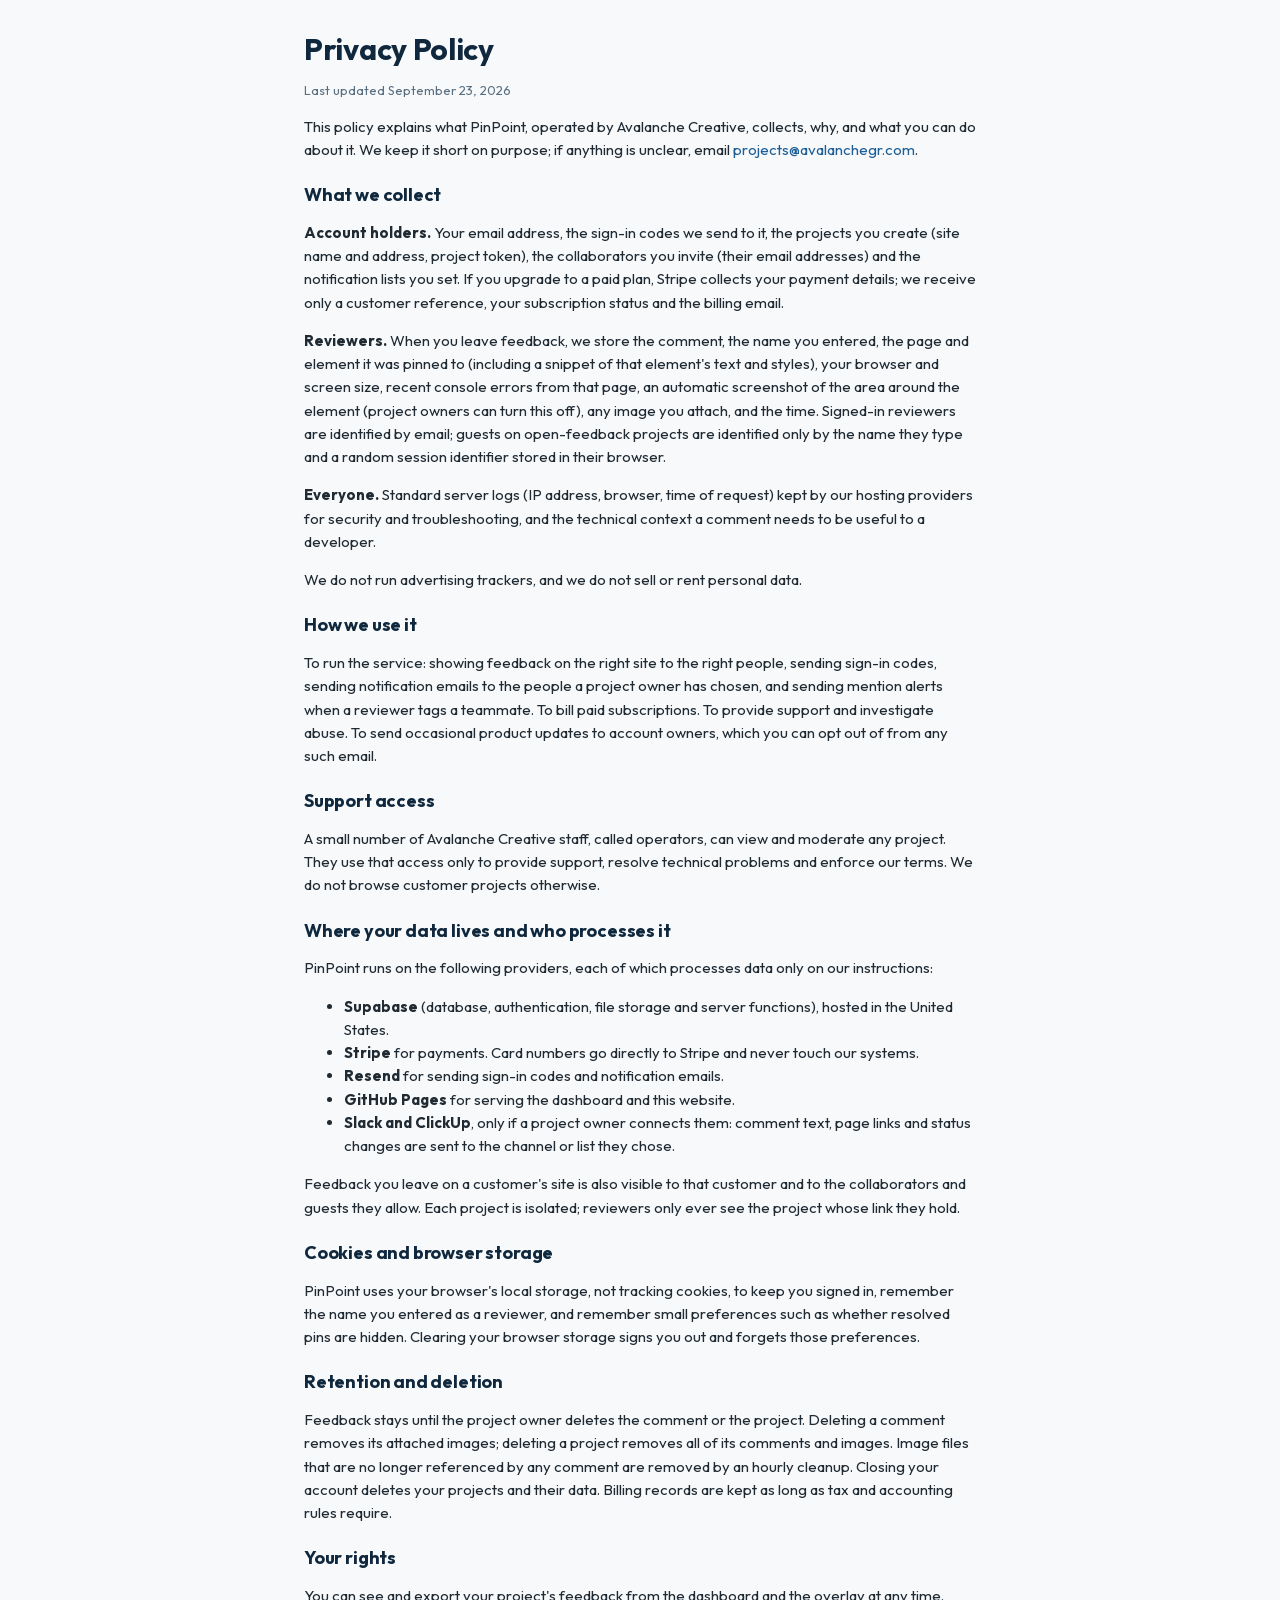
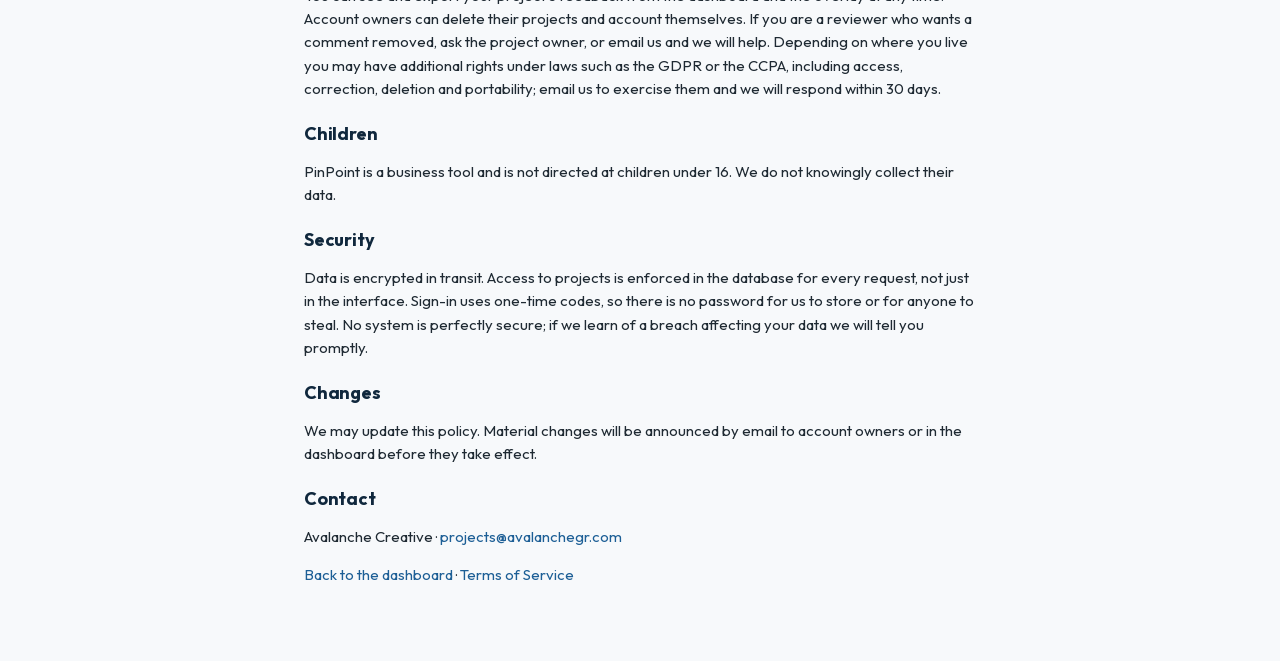
<file: app/privacy.html>
<!doctype html>
<html lang="en">
<head>
  <meta charset="utf-8">
  <meta name="viewport" content="width=device-width, initial-scale=1">
  <title>Privacy Policy — PinPoint</title>
  <link rel="icon" type="image/png" href="img/pinpoint-mark.png">
  <link rel="stylesheet" href="app.css">
</head>
<body>
  <main class="doc">
    <h1>Privacy Policy</h1>
    <p class="hint">Last updated September 23, 2026</p>
    <p>This policy explains what PinPoint, operated by Avalanche Creative, collects, why, and what you can do about it. We keep it short on purpose; if anything is unclear, email <a href="mailto:projects@avalanchegr.com">projects@avalanchegr.com</a>.</p>

    <h2>What we collect</h2>
    <p><strong>Account holders.</strong> Your email address, the sign-in codes we send to it, the projects you create (site name and address, project token), the collaborators you invite (their email addresses) and the notification lists you set. If you upgrade to a paid plan, Stripe collects your payment details; we receive only a customer reference, your subscription status and the billing email.</p>
    <p><strong>Reviewers.</strong> When you leave feedback, we store the comment, the name you entered, the page and element it was pinned to (including a snippet of that element's text and styles), your browser and screen size, recent console errors from that page, an automatic screenshot of the area around the element (project owners can turn this off), any image you attach, and the time. Signed-in reviewers are identified by email; guests on open-feedback projects are identified only by the name they type and a random session identifier stored in their browser.</p>
    <p><strong>Everyone.</strong> Standard server logs (IP address, browser, time of request) kept by our hosting providers for security and troubleshooting, and the technical context a comment needs to be useful to a developer.</p>
    <p>We do not run advertising trackers, and we do not sell or rent personal data.</p>

    <h2>How we use it</h2>
    <p>To run the service: showing feedback on the right site to the right people, sending sign-in codes, sending notification emails to the people a project owner has chosen, and sending mention alerts when a reviewer tags a teammate. To bill paid subscriptions. To provide support and investigate abuse. To send occasional product updates to account owners, which you can opt out of from any such email.</p>

    <h2>Support access</h2>
    <p>A small number of Avalanche Creative staff, called operators, can view and moderate any project. They use that access only to provide support, resolve technical problems and enforce our terms. We do not browse customer projects otherwise.</p>

    <h2>Where your data lives and who processes it</h2>
    <p>PinPoint runs on the following providers, each of which processes data only on our instructions:</p>
    <ul>
      <li><strong>Supabase</strong> (database, authentication, file storage and server functions), hosted in the United States.</li>
      <li><strong>Stripe</strong> for payments. Card numbers go directly to Stripe and never touch our systems.</li>
      <li><strong>Resend</strong> for sending sign-in codes and notification emails.</li>
      <li><strong>GitHub Pages</strong> for serving the dashboard and this website.</li>
      <li><strong>Slack and ClickUp</strong>, only if a project owner connects them: comment text, page links and status changes are sent to the channel or list they chose.</li>
    </ul>
    <p>Feedback you leave on a customer's site is also visible to that customer and to the collaborators and guests they allow. Each project is isolated; reviewers only ever see the project whose link they hold.</p>

    <h2>Cookies and browser storage</h2>
    <p>PinPoint uses your browser's local storage, not tracking cookies, to keep you signed in, remember the name you entered as a reviewer, and remember small preferences such as whether resolved pins are hidden. Clearing your browser storage signs you out and forgets those preferences.</p>

    <h2>Retention and deletion</h2>
    <p>Feedback stays until the project owner deletes the comment or the project. Deleting a comment removes its attached images; deleting a project removes all of its comments and images. Image files that are no longer referenced by any comment are removed by an hourly cleanup. Closing your account deletes your projects and their data. Billing records are kept as long as tax and accounting rules require.</p>

    <h2>Your rights</h2>
    <p>You can see and export your project's feedback from the dashboard and the overlay at any time. Account owners can delete their projects and account themselves. If you are a reviewer who wants a comment removed, ask the project owner, or email us and we will help. Depending on where you live you may have additional rights under laws such as the GDPR or the CCPA, including access, correction, deletion and portability; email us to exercise them and we will respond within 30 days.</p>

    <h2>Children</h2>
    <p>PinPoint is a business tool and is not directed at children under 16. We do not knowingly collect their data.</p>

    <h2>Security</h2>
    <p>Data is encrypted in transit. Access to projects is enforced in the database for every request, not just in the interface. Sign-in uses one-time codes, so there is no password for us to store or for anyone to steal. No system is perfectly secure; if we learn of a breach affecting your data we will tell you promptly.</p>

    <h2>Changes</h2>
    <p>We may update this policy. Material changes will be announced by email to account owners or in the dashboard before they take effect.</p>

    <h2>Contact</h2>
    <p>Avalanche Creative · <a href="mailto:projects@avalanchegr.com">projects@avalanchegr.com</a></p>

    <p><a href="index.html">Back to the dashboard</a> · <a href="terms.html">Terms of Service</a></p>
  </main>
</body>
</html>
</file>
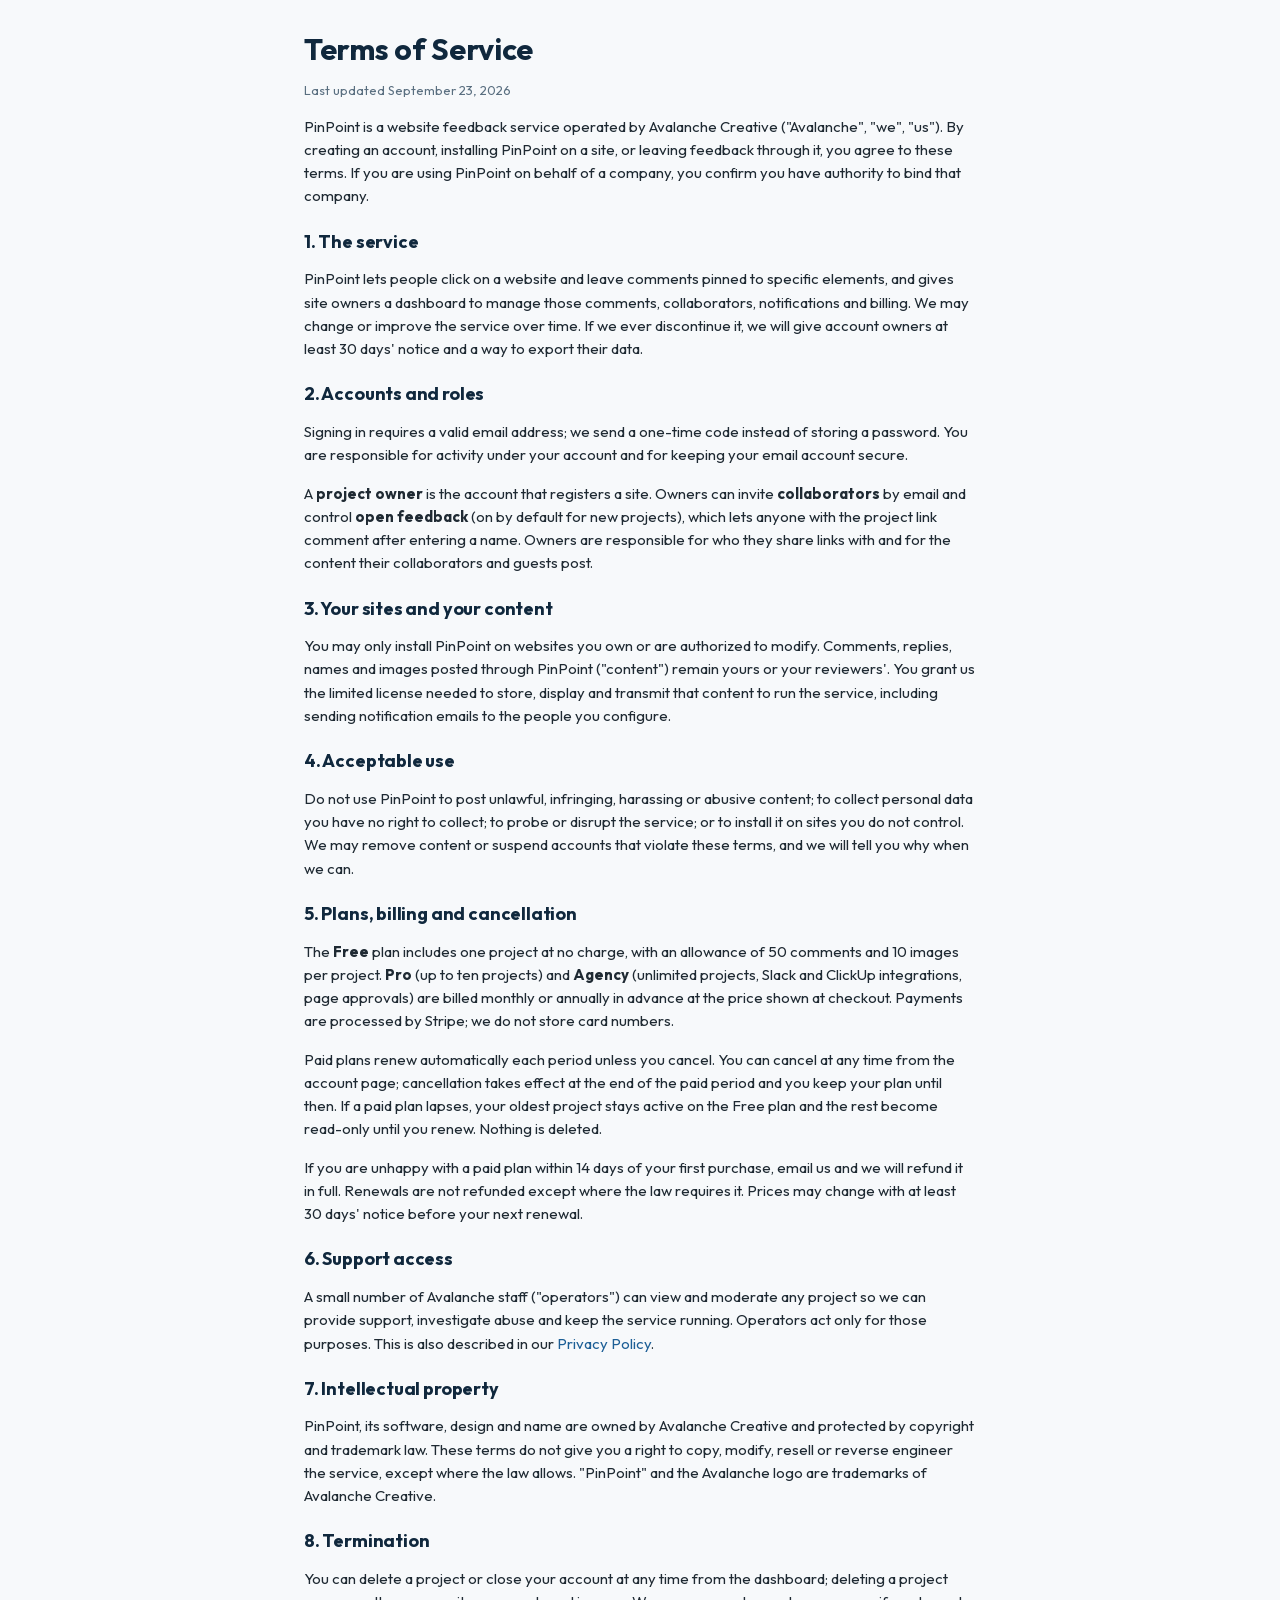
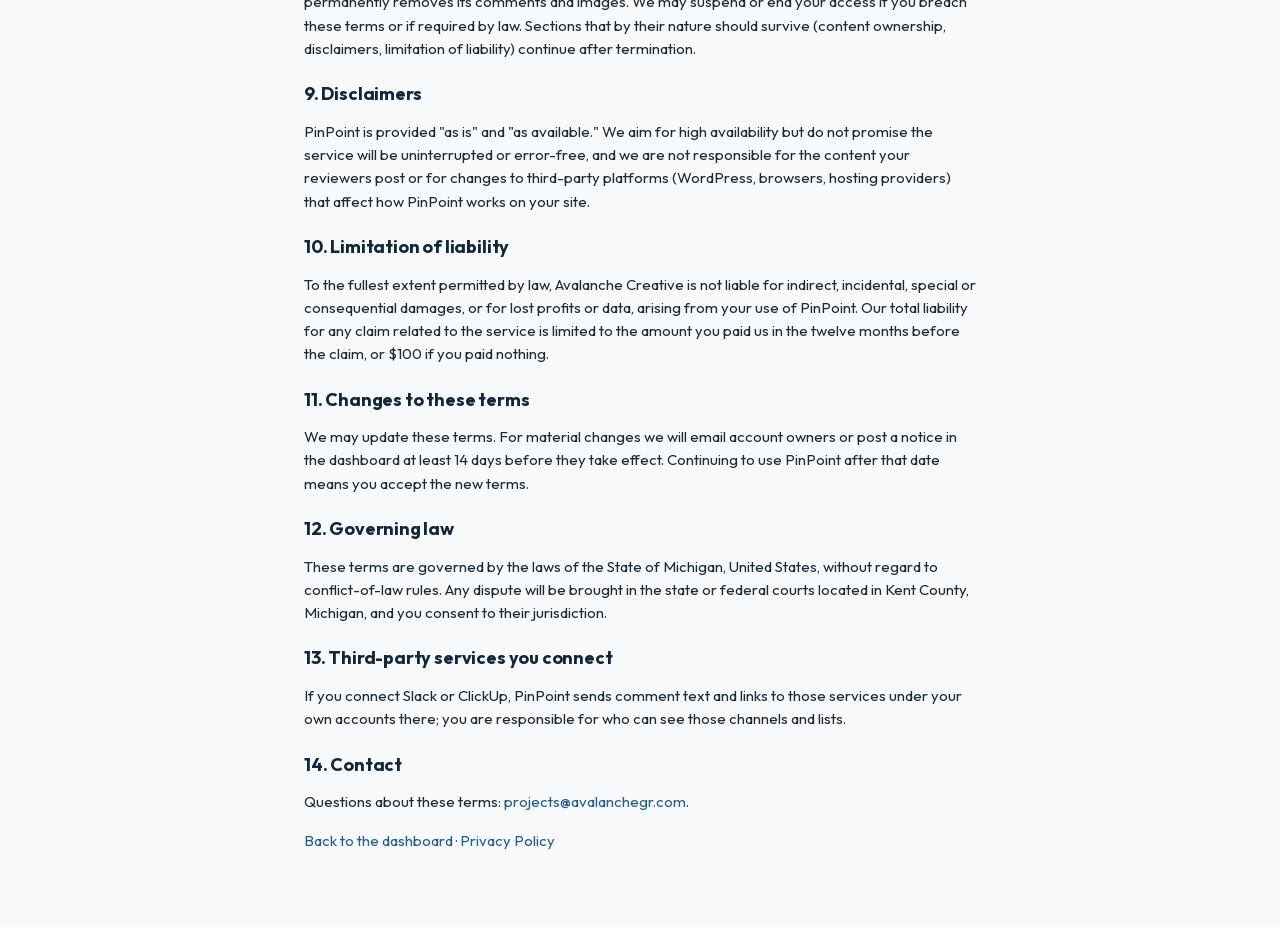
<file: app/terms.html>
<!doctype html>
<html lang="en">
<head>
  <meta charset="utf-8">
  <meta name="viewport" content="width=device-width, initial-scale=1">
  <title>Terms of Service — PinPoint</title>
  <link rel="icon" type="image/png" href="img/pinpoint-mark.png">
  <link rel="stylesheet" href="app.css">
</head>
<body>
  <main class="doc">
    <h1>Terms of Service</h1>
    <p class="hint">Last updated September 23, 2026</p>
    <p>PinPoint is a website feedback service operated by Avalanche Creative ("Avalanche", "we", "us"). By creating an account, installing PinPoint on a site, or leaving feedback through it, you agree to these terms. If you are using PinPoint on behalf of a company, you confirm you have authority to bind that company.</p>

    <h2>1. The service</h2>
    <p>PinPoint lets people click on a website and leave comments pinned to specific elements, and gives site owners a dashboard to manage those comments, collaborators, notifications and billing. We may change or improve the service over time. If we ever discontinue it, we will give account owners at least 30 days' notice and a way to export their data.</p>

    <h2>2. Accounts and roles</h2>
    <p>Signing in requires a valid email address; we send a one-time code instead of storing a password. You are responsible for activity under your account and for keeping your email account secure.</p>
    <p>A <strong>project owner</strong> is the account that registers a site. Owners can invite <strong>collaborators</strong> by email and control <strong>open feedback</strong> (on by default for new projects), which lets anyone with the project link comment after entering a name. Owners are responsible for who they share links with and for the content their collaborators and guests post.</p>

    <h2>3. Your sites and your content</h2>
    <p>You may only install PinPoint on websites you own or are authorized to modify. Comments, replies, names and images posted through PinPoint ("content") remain yours or your reviewers'. You grant us the limited license needed to store, display and transmit that content to run the service, including sending notification emails to the people you configure.</p>

    <h2>4. Acceptable use</h2>
    <p>Do not use PinPoint to post unlawful, infringing, harassing or abusive content; to collect personal data you have no right to collect; to probe or disrupt the service; or to install it on sites you do not control. We may remove content or suspend accounts that violate these terms, and we will tell you why when we can.</p>

    <h2>5. Plans, billing and cancellation</h2>
    <p>The <strong>Free</strong> plan includes one project at no charge, with an allowance of 50 comments and 10 images per project. <strong>Pro</strong> (up to ten projects) and <strong>Agency</strong> (unlimited projects, Slack and ClickUp integrations, page approvals) are billed monthly or annually in advance at the price shown at checkout. Payments are processed by Stripe; we do not store card numbers.</p>
    <p>Paid plans renew automatically each period unless you cancel. You can cancel at any time from the account page; cancellation takes effect at the end of the paid period and you keep your plan until then. If a paid plan lapses, your oldest project stays active on the Free plan and the rest become read-only until you renew. Nothing is deleted.</p>
    <p>If you are unhappy with a paid plan within 14 days of your first purchase, email us and we will refund it in full. Renewals are not refunded except where the law requires it. Prices may change with at least 30 days' notice before your next renewal.</p>

    <h2>6. Support access</h2>
    <p>A small number of Avalanche staff ("operators") can view and moderate any project so we can provide support, investigate abuse and keep the service running. Operators act only for those purposes. This is also described in our <a href="privacy.html">Privacy Policy</a>.</p>

    <h2>7. Intellectual property</h2>
    <p>PinPoint, its software, design and name are owned by Avalanche Creative and protected by copyright and trademark law. These terms do not give you a right to copy, modify, resell or reverse engineer the service, except where the law allows. "PinPoint" and the Avalanche logo are trademarks of Avalanche Creative.</p>

    <h2>8. Termination</h2>
    <p>You can delete a project or close your account at any time from the dashboard; deleting a project permanently removes its comments and images. We may suspend or end your access if you breach these terms or if required by law. Sections that by their nature should survive (content ownership, disclaimers, limitation of liability) continue after termination.</p>

    <h2>9. Disclaimers</h2>
    <p>PinPoint is provided "as is" and "as available." We aim for high availability but do not promise the service will be uninterrupted or error-free, and we are not responsible for the content your reviewers post or for changes to third-party platforms (WordPress, browsers, hosting providers) that affect how PinPoint works on your site.</p>

    <h2>10. Limitation of liability</h2>
    <p>To the fullest extent permitted by law, Avalanche Creative is not liable for indirect, incidental, special or consequential damages, or for lost profits or data, arising from your use of PinPoint. Our total liability for any claim related to the service is limited to the amount you paid us in the twelve months before the claim, or $100 if you paid nothing.</p>

    <h2>11. Changes to these terms</h2>
    <p>We may update these terms. For material changes we will email account owners or post a notice in the dashboard at least 14 days before they take effect. Continuing to use PinPoint after that date means you accept the new terms.</p>

    <h2>12. Governing law</h2>
    <p>These terms are governed by the laws of the State of Michigan, United States, without regard to conflict-of-law rules. Any dispute will be brought in the state or federal courts located in Kent County, Michigan, and you consent to their jurisdiction.</p>

    <h2>13. Third-party services you connect</h2>
    <p>If you connect Slack or ClickUp, PinPoint sends comment text and links to those services under your own accounts there; you are responsible for who can see those channels and lists.</p>

    <h2>14. Contact</h2>
    <p>Questions about these terms: <a href="mailto:projects@avalanchegr.com">projects@avalanchegr.com</a>.</p>

    <p><a href="index.html">Back to the dashboard</a> · <a href="privacy.html">Privacy Policy</a></p>
  </main>
</body>
</html>
</file>
<file: app/app.css>
@font-face{font-family:JetBrains Mono;font-style:normal;font-weight:400;font-display:swap;src:url(fonts/0690281f.woff2) format("woff2");unicode-range:U+0460-052F,U+1C80-1C8A,U+20B4,U+2DE0-2DFF,U+A640-A69F,U+FE2E-FE2F}@font-face{font-family:JetBrains Mono;font-style:normal;font-weight:400;font-display:swap;src:url(fonts/81211346.woff2) format("woff2");unicode-range:U+0301,U+0400-045F,U+0490-0491,U+04B0-04B1,U+2116}@font-face{font-family:JetBrains Mono;font-style:normal;font-weight:400;font-display:swap;src:url(fonts/811c9864.woff2) format("woff2");unicode-range:U+0370-0377,U+037A-037F,U+0384-038A,U+038C,U+038E-03A1,U+03A3-03FF}@font-face{font-family:JetBrains Mono;font-style:normal;font-weight:400;font-display:swap;src:url(fonts/e1e8e48d.woff2) format("woff2");unicode-range:U+0102-0103,U+0110-0111,U+0128-0129,U+0168-0169,U+01A0-01A1,U+01AF-01B0,U+0300-0301,U+0303-0304,U+0308-0309,U+0323,U+0329,U+1EA0-1EF9,U+20AB}@font-face{font-family:JetBrains Mono;font-style:normal;font-weight:400;font-display:swap;src:url(fonts/140e25a5.woff2) format("woff2");unicode-range:U+0100-02BA,U+02BD-02C5,U+02C7-02CC,U+02CE-02D7,U+02DD-02FF,U+0304,U+0308,U+0329,U+1D00-1DBF,U+1E00-1E9F,U+1EF2-1EFF,U+2020,U+20A0-20AB,U+20AD-20C0,U+2113,U+2C60-2C7F,U+A720-A7FF}@font-face{font-family:JetBrains Mono;font-style:normal;font-weight:400;font-display:swap;src:url(fonts/521717e2.woff2) format("woff2");unicode-range:U+0000-00FF,U+0131,U+0152-0153,U+02BB-02BC,U+02C6,U+02DA,U+02DC,U+0304,U+0308,U+0329,U+2000-206F,U+20AC,U+2122,U+2191,U+2193,U+2212,U+2215,U+FEFF,U+FFFD}@font-face{font-family:JetBrains Mono;font-style:normal;font-weight:500;font-display:swap;src:url(fonts/0690281f.woff2) format("woff2");unicode-range:U+0460-052F,U+1C80-1C8A,U+20B4,U+2DE0-2DFF,U+A640-A69F,U+FE2E-FE2F}@font-face{font-family:JetBrains Mono;font-style:normal;font-weight:500;font-display:swap;src:url(fonts/81211346.woff2) format("woff2");unicode-range:U+0301,U+0400-045F,U+0490-0491,U+04B0-04B1,U+2116}@font-face{font-family:JetBrains Mono;font-style:normal;font-weight:500;font-display:swap;src:url(fonts/811c9864.woff2) format("woff2");unicode-range:U+0370-0377,U+037A-037F,U+0384-038A,U+038C,U+038E-03A1,U+03A3-03FF}@font-face{font-family:JetBrains Mono;font-style:normal;font-weight:500;font-display:swap;src:url(fonts/e1e8e48d.woff2) format("woff2");unicode-range:U+0102-0103,U+0110-0111,U+0128-0129,U+0168-0169,U+01A0-01A1,U+01AF-01B0,U+0300-0301,U+0303-0304,U+0308-0309,U+0323,U+0329,U+1EA0-1EF9,U+20AB}@font-face{font-family:JetBrains Mono;font-style:normal;font-weight:500;font-display:swap;src:url(fonts/140e25a5.woff2) format("woff2");unicode-range:U+0100-02BA,U+02BD-02C5,U+02C7-02CC,U+02CE-02D7,U+02DD-02FF,U+0304,U+0308,U+0329,U+1D00-1DBF,U+1E00-1E9F,U+1EF2-1EFF,U+2020,U+20A0-20AB,U+20AD-20C0,U+2113,U+2C60-2C7F,U+A720-A7FF}@font-face{font-family:JetBrains Mono;font-style:normal;font-weight:500;font-display:swap;src:url(fonts/521717e2.woff2) format("woff2");unicode-range:U+0000-00FF,U+0131,U+0152-0153,U+02BB-02BC,U+02C6,U+02DA,U+02DC,U+0304,U+0308,U+0329,U+2000-206F,U+20AC,U+2122,U+2191,U+2193,U+2212,U+2215,U+FEFF,U+FFFD}@font-face{font-family:Outfit;font-style:normal;font-weight:300;font-display:swap;src:url(fonts/7fb3c732.woff2) format("woff2");unicode-range:U+0100-02BA,U+02BD-02C5,U+02C7-02CC,U+02CE-02D7,U+02DD-02FF,U+0304,U+0308,U+0329,U+1D00-1DBF,U+1E00-1E9F,U+1EF2-1EFF,U+2020,U+20A0-20AB,U+20AD-20C0,U+2113,U+2C60-2C7F,U+A720-A7FF}@font-face{font-family:Outfit;font-style:normal;font-weight:300;font-display:swap;src:url(fonts/8c0fd5c3.woff2) format("woff2");unicode-range:U+0000-00FF,U+0131,U+0152-0153,U+02BB-02BC,U+02C6,U+02DA,U+02DC,U+0304,U+0308,U+0329,U+2000-206F,U+20AC,U+2122,U+2191,U+2193,U+2212,U+2215,U+FEFF,U+FFFD}@font-face{font-family:Outfit;font-style:normal;font-weight:400;font-display:swap;src:url(fonts/7fb3c732.woff2) format("woff2");unicode-range:U+0100-02BA,U+02BD-02C5,U+02C7-02CC,U+02CE-02D7,U+02DD-02FF,U+0304,U+0308,U+0329,U+1D00-1DBF,U+1E00-1E9F,U+1EF2-1EFF,U+2020,U+20A0-20AB,U+20AD-20C0,U+2113,U+2C60-2C7F,U+A720-A7FF}@font-face{font-family:Outfit;font-style:normal;font-weight:400;font-display:swap;src:url(fonts/8c0fd5c3.woff2) format("woff2");unicode-range:U+0000-00FF,U+0131,U+0152-0153,U+02BB-02BC,U+02C6,U+02DA,U+02DC,U+0304,U+0308,U+0329,U+2000-206F,U+20AC,U+2122,U+2191,U+2193,U+2212,U+2215,U+FEFF,U+FFFD}@font-face{font-family:Outfit;font-style:normal;font-weight:500;font-display:swap;src:url(fonts/7fb3c732.woff2) format("woff2");unicode-range:U+0100-02BA,U+02BD-02C5,U+02C7-02CC,U+02CE-02D7,U+02DD-02FF,U+0304,U+0308,U+0329,U+1D00-1DBF,U+1E00-1E9F,U+1EF2-1EFF,U+2020,U+20A0-20AB,U+20AD-20C0,U+2113,U+2C60-2C7F,U+A720-A7FF}@font-face{font-family:Outfit;font-style:normal;font-weight:500;font-display:swap;src:url(fonts/8c0fd5c3.woff2) format("woff2");unicode-range:U+0000-00FF,U+0131,U+0152-0153,U+02BB-02BC,U+02C6,U+02DA,U+02DC,U+0304,U+0308,U+0329,U+2000-206F,U+20AC,U+2122,U+2191,U+2193,U+2212,U+2215,U+FEFF,U+FFFD}@font-face{font-family:Outfit;font-style:normal;font-weight:600;font-display:swap;src:url(fonts/7fb3c732.woff2) format("woff2");unicode-range:U+0100-02BA,U+02BD-02C5,U+02C7-02CC,U+02CE-02D7,U+02DD-02FF,U+0304,U+0308,U+0329,U+1D00-1DBF,U+1E00-1E9F,U+1EF2-1EFF,U+2020,U+20A0-20AB,U+20AD-20C0,U+2113,U+2C60-2C7F,U+A720-A7FF}@font-face{font-family:Outfit;font-style:normal;font-weight:600;font-display:swap;src:url(fonts/8c0fd5c3.woff2) format("woff2");unicode-range:U+0000-00FF,U+0131,U+0152-0153,U+02BB-02BC,U+02C6,U+02DA,U+02DC,U+0304,U+0308,U+0329,U+2000-206F,U+20AC,U+2122,U+2191,U+2193,U+2212,U+2215,U+FEFF,U+FFFD}@font-face{font-family:Outfit;font-style:normal;font-weight:700;font-display:swap;src:url(fonts/7fb3c732.woff2) format("woff2");unicode-range:U+0100-02BA,U+02BD-02C5,U+02C7-02CC,U+02CE-02D7,U+02DD-02FF,U+0304,U+0308,U+0329,U+1D00-1DBF,U+1E00-1E9F,U+1EF2-1EFF,U+2020,U+20A0-20AB,U+20AD-20C0,U+2113,U+2C60-2C7F,U+A720-A7FF}@font-face{font-family:Outfit;font-style:normal;font-weight:700;font-display:swap;src:url(fonts/8c0fd5c3.woff2) format("woff2");unicode-range:U+0000-00FF,U+0131,U+0152-0153,U+02BB-02BC,U+02C6,U+02DA,U+02DC,U+0304,U+0308,U+0329,U+2000-206F,U+20AC,U+2122,U+2191,U+2193,U+2212,U+2215,U+FEFF,U+FFFD}@font-face{font-family:JetBrains Mono;font-style:normal;font-weight:400;font-display:swap;src:url(fonts/0690281f.woff2) format("woff2");unicode-range:U+0460-052F,U+1C80-1C8A,U+20B4,U+2DE0-2DFF,U+A640-A69F,U+FE2E-FE2F}@font-face{font-family:JetBrains Mono;font-style:normal;font-weight:400;font-display:swap;src:url(fonts/81211346.woff2) format("woff2");unicode-range:U+0301,U+0400-045F,U+0490-0491,U+04B0-04B1,U+2116}@font-face{font-family:JetBrains Mono;font-style:normal;font-weight:400;font-display:swap;src:url(fonts/811c9864.woff2) format("woff2");unicode-range:U+0370-0377,U+037A-037F,U+0384-038A,U+038C,U+038E-03A1,U+03A3-03FF}@font-face{font-family:JetBrains Mono;font-style:normal;font-weight:400;font-display:swap;src:url(fonts/e1e8e48d.woff2) format("woff2");unicode-range:U+0102-0103,U+0110-0111,U+0128-0129,U+0168-0169,U+01A0-01A1,U+01AF-01B0,U+0300-0301,U+0303-0304,U+0308-0309,U+0323,U+0329,U+1EA0-1EF9,U+20AB}@font-face{font-family:JetBrains Mono;font-style:normal;font-weight:400;font-display:swap;src:url(fonts/140e25a5.woff2) format("woff2");unicode-range:U+0100-02BA,U+02BD-02C5,U+02C7-02CC,U+02CE-02D7,U+02DD-02FF,U+0304,U+0308,U+0329,U+1D00-1DBF,U+1E00-1E9F,U+1EF2-1EFF,U+2020,U+20A0-20AB,U+20AD-20C0,U+2113,U+2C60-2C7F,U+A720-A7FF}@font-face{font-family:JetBrains Mono;font-style:normal;font-weight:400;font-display:swap;src:url(fonts/521717e2.woff2) format("woff2");unicode-range:U+0000-00FF,U+0131,U+0152-0153,U+02BB-02BC,U+02C6,U+02DA,U+02DC,U+0304,U+0308,U+0329,U+2000-206F,U+20AC,U+2122,U+2191,U+2193,U+2212,U+2215,U+FEFF,U+FFFD}@font-face{font-family:JetBrains Mono;font-style:normal;font-weight:500;font-display:swap;src:url(fonts/0690281f.woff2) format("woff2");unicode-range:U+0460-052F,U+1C80-1C8A,U+20B4,U+2DE0-2DFF,U+A640-A69F,U+FE2E-FE2F}@font-face{font-family:JetBrains Mono;font-style:normal;font-weight:500;font-display:swap;src:url(fonts/81211346.woff2) format("woff2");unicode-range:U+0301,U+0400-045F,U+0490-0491,U+04B0-04B1,U+2116}@font-face{font-family:JetBrains Mono;font-style:normal;font-weight:500;font-display:swap;src:url(fonts/811c9864.woff2) format("woff2");unicode-range:U+0370-0377,U+037A-037F,U+0384-038A,U+038C,U+038E-03A1,U+03A3-03FF}@font-face{font-family:JetBrains Mono;font-style:normal;font-weight:500;font-display:swap;src:url(fonts/e1e8e48d.woff2) format("woff2");unicode-range:U+0102-0103,U+0110-0111,U+0128-0129,U+0168-0169,U+01A0-01A1,U+01AF-01B0,U+0300-0301,U+0303-0304,U+0308-0309,U+0323,U+0329,U+1EA0-1EF9,U+20AB}@font-face{font-family:JetBrains Mono;font-style:normal;font-weight:500;font-display:swap;src:url(fonts/140e25a5.woff2) format("woff2");unicode-range:U+0100-02BA,U+02BD-02C5,U+02C7-02CC,U+02CE-02D7,U+02DD-02FF,U+0304,U+0308,U+0329,U+1D00-1DBF,U+1E00-1E9F,U+1EF2-1EFF,U+2020,U+20A0-20AB,U+20AD-20C0,U+2113,U+2C60-2C7F,U+A720-A7FF}@font-face{font-family:JetBrains Mono;font-style:normal;font-weight:500;font-display:swap;src:url(fonts/521717e2.woff2) format("woff2");unicode-range:U+0000-00FF,U+0131,U+0152-0153,U+02BB-02BC,U+02C6,U+02DA,U+02DC,U+0304,U+0308,U+0329,U+2000-206F,U+20AC,U+2122,U+2191,U+2193,U+2212,U+2215,U+FEFF,U+FFFD}@font-face{font-family:Outfit;font-style:normal;font-weight:300;font-display:swap;src:url(fonts/7fb3c732.woff2) format("woff2");unicode-range:U+0100-02BA,U+02BD-02C5,U+02C7-02CC,U+02CE-02D7,U+02DD-02FF,U+0304,U+0308,U+0329,U+1D00-1DBF,U+1E00-1E9F,U+1EF2-1EFF,U+2020,U+20A0-20AB,U+20AD-20C0,U+2113,U+2C60-2C7F,U+A720-A7FF}@font-face{font-family:Outfit;font-style:normal;font-weight:300;font-display:swap;src:url(fonts/8c0fd5c3.woff2) format("woff2");unicode-range:U+0000-00FF,U+0131,U+0152-0153,U+02BB-02BC,U+02C6,U+02DA,U+02DC,U+0304,U+0308,U+0329,U+2000-206F,U+20AC,U+2122,U+2191,U+2193,U+2212,U+2215,U+FEFF,U+FFFD}@font-face{font-family:Outfit;font-style:normal;font-weight:400;font-display:swap;src:url(fonts/7fb3c732.woff2) format("woff2");unicode-range:U+0100-02BA,U+02BD-02C5,U+02C7-02CC,U+02CE-02D7,U+02DD-02FF,U+0304,U+0308,U+0329,U+1D00-1DBF,U+1E00-1E9F,U+1EF2-1EFF,U+2020,U+20A0-20AB,U+20AD-20C0,U+2113,U+2C60-2C7F,U+A720-A7FF}@font-face{font-family:Outfit;font-style:normal;font-weight:400;font-display:swap;src:url(fonts/8c0fd5c3.woff2) format("woff2");unicode-range:U+0000-00FF,U+0131,U+0152-0153,U+02BB-02BC,U+02C6,U+02DA,U+02DC,U+0304,U+0308,U+0329,U+2000-206F,U+20AC,U+2122,U+2191,U+2193,U+2212,U+2215,U+FEFF,U+FFFD}@font-face{font-family:Outfit;font-style:normal;font-weight:500;font-display:swap;src:url(fonts/7fb3c732.woff2) format("woff2");unicode-range:U+0100-02BA,U+02BD-02C5,U+02C7-02CC,U+02CE-02D7,U+02DD-02FF,U+0304,U+0308,U+0329,U+1D00-1DBF,U+1E00-1E9F,U+1EF2-1EFF,U+2020,U+20A0-20AB,U+20AD-20C0,U+2113,U+2C60-2C7F,U+A720-A7FF}@font-face{font-family:Outfit;font-style:normal;font-weight:500;font-display:swap;src:url(fonts/8c0fd5c3.woff2) format("woff2");unicode-range:U+0000-00FF,U+0131,U+0152-0153,U+02BB-02BC,U+02C6,U+02DA,U+02DC,U+0304,U+0308,U+0329,U+2000-206F,U+20AC,U+2122,U+2191,U+2193,U+2212,U+2215,U+FEFF,U+FFFD}@font-face{font-family:Outfit;font-style:normal;font-weight:600;font-display:swap;src:url(fonts/7fb3c732.woff2) format("woff2");unicode-range:U+0100-02BA,U+02BD-02C5,U+02C7-02CC,U+02CE-02D7,U+02DD-02FF,U+0304,U+0308,U+0329,U+1D00-1DBF,U+1E00-1E9F,U+1EF2-1EFF,U+2020,U+20A0-20AB,U+20AD-20C0,U+2113,U+2C60-2C7F,U+A720-A7FF}@font-face{font-family:Outfit;font-style:normal;font-weight:600;font-display:swap;src:url(fonts/8c0fd5c3.woff2) format("woff2");unicode-range:U+0000-00FF,U+0131,U+0152-0153,U+02BB-02BC,U+02C6,U+02DA,U+02DC,U+0304,U+0308,U+0329,U+2000-206F,U+20AC,U+2122,U+2191,U+2193,U+2212,U+2215,U+FEFF,U+FFFD}@font-face{font-family:Outfit;font-style:normal;font-weight:700;font-display:swap;src:url(fonts/7fb3c732.woff2) format("woff2");unicode-range:U+0100-02BA,U+02BD-02C5,U+02C7-02CC,U+02CE-02D7,U+02DD-02FF,U+0304,U+0308,U+0329,U+1D00-1DBF,U+1E00-1E9F,U+1EF2-1EFF,U+2020,U+20A0-20AB,U+20AD-20C0,U+2113,U+2C60-2C7F,U+A720-A7FF}@font-face{font-family:Outfit;font-style:normal;font-weight:700;font-display:swap;src:url(fonts/8c0fd5c3.woff2) format("woff2");unicode-range:U+0000-00FF,U+0131,U+0152-0153,U+02BB-02BC,U+02C6,U+02DA,U+02DC,U+0304,U+0308,U+0329,U+2000-206F,U+20AC,U+2122,U+2191,U+2193,U+2212,U+2215,U+FEFF,U+FFFD}:root{--blue: #1D5F96;--blue-dark: #164A75;--navy: #10283D;--ink: #1F2A33;--muted: #5A6F80;--line: #DCE4EB;--line-soft: #E8EEF3;--page: #F7F9FB;--tint: #EEF4F9;--sky: #5BC4E8;--ok: #1F6B45;--ok-bg: #E4F5EC;--warn: #8A5A00;--warn-bg: #FFF1D6;--danger: #B32D2E;--radius: 14px}*{box-sizing:border-box}html,body{margin:0;background:var(--page);color:var(--ink);font:15px/1.55 Outfit,Segoe UI,Helvetica,Arial,sans-serif;-webkit-font-smoothing:antialiased}a{color:var(--blue);text-decoration:none}a:hover{color:var(--blue-dark)}h1,h2,h3,h4{color:var(--navy);letter-spacing:-.01em;line-height:1.15;margin:0}code,.code,textarea.code,input.code{font-family:JetBrains Mono,ui-monospace,Menlo,monospace;font-size:12.5px}code{background:var(--tint);color:var(--blue-dark);padding:1px 6px;border-radius:5px;overflow-wrap:anywhere}.shell{min-height:100vh;display:flex;flex-direction:column}header{position:sticky;top:0;z-index:20;background:#f7f9fbeb;backdrop-filter:blur(10px);border-bottom:1px solid var(--line)}header .bar{max-width:1120px;margin:0 auto;padding:0 24px;height:64px;display:flex;align-items:center;justify-content:space-between;gap:20px}header .brand{display:flex;align-items:center}header .brand img.logo{height:36px;width:auto;display:block}header nav{display:flex;align-items:center;gap:4px}header nav a{color:var(--muted);font-weight:500;padding:8px 12px;border-radius:8px;font-size:14px}header nav a:hover{color:var(--navy);background:#fff}header nav a.active{color:var(--navy);background:#fff;box-shadow:inset 0 0 0 1px var(--line)}main{flex:1;width:100%;max-width:760px;margin:0 auto;padding:32px 24px 56px;min-width:0}main.wide{max-width:1120px}footer{border-top:1px solid var(--line);padding:20px 24px;font-size:13px;color:var(--muted);text-align:center}footer a{color:var(--muted)}footer .ver{margin-left:12px;opacity:.6}.page-head{display:flex;flex-wrap:wrap;align-items:flex-end;justify-content:space-between;gap:14px;margin-bottom:22px}.page-head h1{font-size:28px;font-weight:600}.page-head .sub{color:var(--muted);margin-top:4px;font-size:14px}.page-head .actions{display:flex;gap:8px;flex-wrap:wrap;align-items:center}.psearch{width:240px;padding:9px 12px 9px 34px;font-size:14px;background:#fff url("data:image/svg+xml,%3Csvg xmlns='http://www.w3.org/2000/svg' width='16' height='16' viewBox='0 0 24 24' fill='none' stroke='%235A6F80' stroke-width='2' stroke-linecap='round'%3E%3Ccircle cx='11' cy='11' r='7'/%3E%3Cpath d='M20 20l-3.5-3.5'/%3E%3C/svg%3E") no-repeat 11px center}@media (max-width: 640px){.psearch{width:100%}}.card{background:#fff;border:1px solid var(--line);border-radius:var(--radius);margin-bottom:18px;overflow:hidden;scroll-margin-top:84px}.card-head{padding:16px 20px 0;font-size:17px;font-weight:600;color:var(--navy)}.card-head .head-row{display:flex;align-items:center;justify-content:space-between;gap:10px}.card-body{padding:14px 20px 20px}.card-body h4{margin:18px 0 6px;font-size:14px;font-weight:600}.card-body p{margin:0 0 10px}.hint{font-size:13px;color:var(--muted)}.notice{background:var(--warn-bg);border:1px solid #F1DFB0;border-radius:10px;padding:10px 12px;margin:10px 0}.upsell{background:var(--tint);border:1px solid #CFE0EE;border-radius:10px;padding:12px 14px;color:var(--navy)}.field{margin-bottom:14px}.field label{display:block;font-size:13px;font-weight:600;color:var(--navy);margin-bottom:5px}input:not([type=checkbox]):not([type=radio]):not([type=submit]):not([type=button]),textarea,select{width:100%;padding:9px 12px;border:1px solid var(--line);border-radius:9px;font:inherit;font-size:14px;background:#fff;color:var(--ink)}input:focus,textarea:focus,select:focus{outline:none;border-color:var(--blue);box-shadow:0 0 0 3px #1d5f9626}input[readonly]{background:var(--page)}label.check{display:flex;gap:10px;align-items:flex-start;font-size:14px;margin:8px 0 14px}label.check input{margin-top:3px}.btn-row{display:flex;gap:8px;justify-content:flex-end;margin-top:8px;flex-wrap:wrap}.inline{display:flex;gap:8px;align-items:center;flex-wrap:wrap}.inline input{flex:1 1 180px;width:auto;min-width:0}.copy-box{display:flex;gap:6px;align-items:flex-start;margin:6px 0 12px}.copy-box input,.copy-box textarea{flex:1;min-width:0}.btn{display:inline-flex;align-items:center;justify-content:center;gap:6px;background:var(--blue);color:#fff;border:1px solid var(--blue);border-radius:9px;padding:9px 16px;font:inherit;font-size:14px;font-weight:500;cursor:pointer;text-decoration:none;transition:.15s;white-space:nowrap}.btn:hover{background:var(--blue-dark);border-color:var(--blue-dark);color:#fff}.btn:disabled,.btn-disabled{opacity:.55;cursor:default}.btn-ghost{background:#fff;color:var(--navy);border-color:#c9d6e0}.btn-ghost:hover{background:var(--tint);color:var(--navy);border-color:var(--blue)}.btn-danger{background:var(--danger);border-color:var(--danger)}.btn-danger:hover{background:#8f2324;border-color:#8f2324}.btn-sm{padding:5px 11px;font-size:13px;border-radius:8px}.rows{display:flex;flex-direction:column;gap:8px}.row{display:flex;justify-content:space-between;align-items:center;gap:12px;padding:12px 14px;border:1px solid var(--line-soft);border-radius:10px;text-decoration:none;color:inherit;background:#fff}a.row:hover{border-color:var(--blue)}.row-title{font-weight:600;color:var(--navy)}.row-meta{display:flex;gap:8px;align-items:center}.badge{display:inline-block;font-size:11px;font-weight:600;letter-spacing:.02em;background:var(--tint);color:var(--blue-dark);padding:3px 9px;border-radius:999px}.badge-pro{background:var(--navy);color:#fff}.badge-agency{background:var(--blue);color:#fff}.badge-ok{background:var(--ok-bg);color:var(--ok)}.steps{padding-left:20px}.steps li{margin-bottom:6px}.plan-line{display:flex;align-items:center;gap:10px;flex-wrap:wrap;color:var(--muted);font-size:14px}.section-title{margin:28px 0 12px;font-size:18px}.fav{width:20px;height:20px;border-radius:5px;flex:none;object-fit:contain;background:#fff}.fav-empty{display:inline-block;background:var(--tint);box-shadow:inset 0 0 0 1px #cfe0ee}.table-wrap{background:#fff;border:1px solid var(--line);border-radius:var(--radius);overflow-x:auto}.ptable{width:100%;border-collapse:collapse;font-size:14px}.ptable th{text-align:left;font-size:12px;font-weight:600;letter-spacing:.03em;color:var(--muted);padding:12px 16px;border-bottom:1px solid var(--line);white-space:nowrap}.ptable td{padding:12px 16px;border-bottom:1px solid var(--line-soft);vertical-align:middle;white-space:nowrap}.ptable td:first-child{white-space:normal}.ptable tbody tr{cursor:pointer}.ptable tbody tr:hover{background:var(--page)}.ptable tbody tr:focus-visible{outline:2px solid var(--blue);outline-offset:-2px}.ptable tbody tr:last-child td{border-bottom:none}.ptable .pname{display:flex;align-items:center;gap:12px;min-width:200px}.ptable .open{font-weight:600;color:var(--navy);white-space:nowrap}.ptable .acts{text-align:right;white-space:nowrap}.ptable .acts .btn{margin-left:6px}.grid{display:grid;grid-template-columns:repeat(auto-fill,minmax(280px,1fr));gap:16px}.pcard{display:flex;flex-direction:column;background:#fff;border:1px solid var(--line);border-radius:var(--radius);overflow:hidden;color:inherit;transition:.15s}.pcard:hover{border-color:var(--blue);box-shadow:0 8px 24px -14px #10283d59}.pcard-body{display:flex;flex-direction:column;gap:8px;padding:14px 16px 16px;flex:1}.pcard .name{display:flex;align-items:center;gap:8px;font-size:16px;font-weight:600;color:var(--navy)}.pcard .url{font-size:13px;color:var(--muted);word-break:break-all}.pcard .meta{display:flex;gap:8px;align-items:center;flex-wrap:wrap;margin-top:auto;font-size:13px;color:var(--muted)}.pcard .open{font-weight:600;color:var(--navy)}.shot{aspect-ratio:8 / 5;background:var(--tint);border-bottom:1px solid var(--line-soft);overflow:hidden}.shot img{width:100%;height:100%;object-fit:cover;object-position:top;display:block}.shot-empty{display:flex;align-items:center;justify-content:center;color:#8fa3b3;font-size:13px}.empty{border:1px dashed var(--line);border-radius:var(--radius);padding:32px;text-align:center;color:var(--muted);background:#fff}.two-col{display:grid;grid-template-columns:200px minmax(0,1fr);gap:28px;align-items:start}.two-col>*{min-width:0}.side-nav{position:sticky;top:84px;display:flex;flex-direction:column;gap:2px}.side-nav a{padding:7px 10px;border-radius:8px;color:var(--muted);font-size:14px}.side-nav a:hover,.side-nav a.on{background:#fff;color:var(--navy);box-shadow:inset 0 0 0 1px var(--line)}.side-nav .group{margin:10px 10px 4px;font-size:11px;font-weight:600;letter-spacing:.06em;text-transform:uppercase;color:#9fb0be}@media (max-width: 600px){header .bar{padding:0 16px;height:56px}header .brand img.logo{height:28px}header nav a{padding:6px 8px;font-size:13px}main{padding:20px 16px 40px}.page-head h1{font-size:24px}.card-head{padding:14px 16px 0}.card-body{padding:12px 16px 16px}.board{grid-template-columns:repeat(5,220px)}}@media (max-width: 820px){.two-col{grid-template-columns:minmax(0,1fr)}.side-nav{position:static;flex-direction:row;overflow-x:auto;gap:6px;padding-bottom:6px}.side-nav .group{display:none}.side-nav a{white-space:nowrap;background:#fff;box-shadow:inset 0 0 0 1px var(--line)}}.tabs{display:flex;gap:4px;margin:0 0 22px;border-bottom:1px solid var(--line);overflow-x:auto;scrollbar-width:none}.tabs::-webkit-scrollbar{display:none}.tabs a{position:relative;padding:10px 14px 12px;color:var(--muted);font-weight:500;font-size:15px;white-space:nowrap}.tabs a:hover{color:var(--navy)}.tabs a.on{color:var(--navy);font-weight:600}.tabs a.on:after{content:"";position:absolute;left:10px;right:10px;bottom:-1px;height:3px;border-radius:3px 3px 0 0;background:var(--blue)}.ds-subhead{display:flex;flex-wrap:wrap;align-items:flex-end;justify-content:space-between;gap:12px;margin:0 0 18px}.ds-subhead h2{font-size:22px;font-weight:600}.ds-subhead .sub{color:var(--muted);font-size:14px;margin-top:4px}.auth{max-width:440px;margin:40px auto 0}.auth .logo{display:block;height:44px;width:auto;margin:0 auto 22px}.toast{position:fixed;left:50%;bottom:24px;transform:translate(-50%) translateY(20px);background:var(--navy);color:#fff;padding:10px 16px;border-radius:10px;font-size:14px;opacity:0;transition:.2s;pointer-events:none}.toast.show{opacity:1;transform:translate(-50%)}.doc{max-width:720px;margin:0 auto;padding:32px 24px 60px}.doc h1{font-size:30px}.doc h2{font-size:18px;margin-top:24px}.plans{display:grid;grid-template-columns:repeat(auto-fit,minmax(200px,1fr));gap:12px;margin:14px 0}.plan{border:1px solid var(--line);border-radius:12px;padding:16px;display:flex;flex-direction:column;gap:8px}.plan.current{border-color:var(--blue);box-shadow:0 0 0 3px #1d5f961f}.plan .name{font-weight:600;color:var(--navy)}.plan .price{font-size:24px;font-weight:600;color:var(--navy)}.plan .price small{font-size:13px;color:var(--muted);font-weight:400}.plan ul{margin:0;padding-left:18px;font-size:13px;color:var(--ink)}.plan .btn{margin-top:auto}.seg{display:inline-flex;border:1px solid var(--line);border-radius:9px;overflow:hidden;background:#fff}.seg button{border:none;background:transparent;padding:7px 14px;font:inherit;font-size:14px;cursor:pointer;color:var(--navy)}.seg button.on{background:var(--navy);color:#fff}.filters{display:flex;gap:8px;flex-wrap:wrap;align-items:center;margin-bottom:14px}.filters select,.filters input[type=search]{width:auto;padding:7px 10px;font-size:13px}.filters input[type=search]{flex:1 1 180px}select.mini{width:auto;padding:4px 8px;font-size:12.5px;border-radius:7px}.fb{border:1px solid var(--line-soft);border-radius:10px;padding:12px 14px;display:grid;grid-template-columns:1fr auto;gap:8px 12px;align-items:start;margin-bottom:8px;background:#fff}.fb .txt{font-weight:500;color:var(--navy)}.fb .sub{font-size:12.5px;color:var(--muted);margin-top:3px}.fb .ctl{display:flex;gap:6px;align-items:center;flex-wrap:wrap;justify-content:flex-end}.fb.closed .txt{color:var(--muted)}.st{display:inline-block;font-size:11px;font-weight:600;letter-spacing:.02em;padding:2px 8px;border-radius:999px;background:var(--tint);color:var(--blue-dark)}.st.in_progress{background:var(--warn-bg);color:var(--warn)}.st.resolved{background:var(--ok-bg);color:var(--ok)}.st.wont_fix{background:#e6eaee;color:var(--muted)}.st.waiting{background:#f2edfa;color:#5b3d99}select.mini.st-waiting{color:#5b3d99;border-color:#d9cdf0;background-color:#f2edfa}select.mini.st-resolved{color:var(--ok);border-color:#bfe7d2;background-color:var(--ok-bg)}select.mini.st-in_progress{color:var(--warn);border-color:#efd9a8;background-color:var(--warn-bg)}.fb.waiting{border-left:3px solid #7E57C2}.refbox{display:flex;align-items:center;gap:10px;margin-top:8px;font-size:13px}.refbox img{width:96px;height:60px;object-fit:cover;border-radius:6px;border:1px solid var(--line)}.chips{display:inline-flex;flex-wrap:wrap;gap:4px;margin-top:6px}.chip{font:inherit;font-size:11px;font-weight:600;padding:2px 8px;border-radius:999px;border:1px solid var(--line);background:#fff;color:var(--muted);cursor:default}button.chip{cursor:pointer}button.chip:hover{border-color:var(--blue);color:var(--blue)}.chip.on{color:#fff;border-color:transparent}.chip.on.lb-bug{background:#b32d2e}.chip.on.lb-copy{background:var(--blue)}.chip.on.lb-design{background:#13a89e}.chip.on.lb-content,.chip.on.lb-photo{background:#c98a00}.chip.on.lb-decision{background:#7e57c2}.chip.on.lb-feature{background:#3949ab}.triage-strip{display:flex;flex-wrap:wrap;gap:8px;margin-bottom:14px}.tpill{font:inherit;font-size:13px;padding:6px 12px;border-radius:999px;border:1px solid var(--line);background:#fff;color:var(--muted);cursor:pointer}.tpill b{color:var(--navy);font-weight:600}.tpill:hover{border-color:var(--blue)}.tpill.empty{opacity:.55}.digest{display:flex;justify-content:space-between;align-items:center;gap:16px;flex-wrap:wrap;margin-top:18px;padding-top:14px;border-top:1px solid var(--line-soft)}.digest label.check{white-space:nowrap;align-items:center}label.check.mgr{margin:0;align-items:center;font-size:13px;color:var(--muted);white-space:nowrap}.mode-row{display:flex;flex-direction:column;gap:8px;margin:6px 0 4px}.mode-row label.check{margin:0}.mode-row b{font-weight:600;color:var(--navy)}.tri-row{display:flex;gap:18px;flex-wrap:wrap;margin:4px 0 14px}.tri-row label.check{align-items:center}.board{display:grid;grid-template-columns:repeat(5,minmax(160px,1fr));gap:10px;overflow-x:auto}.col{background:var(--page);border:1px solid var(--line-soft);border-radius:12px;padding:8px;min-height:120px}.col h5{margin:6px 6px 10px;font-size:12px;color:var(--muted);text-transform:uppercase;letter-spacing:.05em}.col .cardlet{background:#fff;border:1px solid var(--line-soft);border-radius:10px;padding:10px 12px;margin-bottom:8px;font-size:13px;cursor:pointer}.col .cardlet:hover{border-color:var(--blue)}.col .cardlet .sub{color:var(--muted);font-size:11.5px;margin-top:4px}.kv{display:grid;grid-template-columns:auto 1fr;gap:4px 12px;font-size:13px}.grid-2{display:grid;grid-template-columns:repeat(auto-fit,minmax(220px,1fr));gap:0 14px}.pill{display:inline-block;font-size:12px;padding:2px 9px;border-radius:999px;background:var(--tint);color:var(--blue-dark);white-space:nowrap}.pill-hard{background:#fde8e8;color:var(--danger)}.ds-page .card{margin-bottom:18px}.ds-swatches{display:grid;grid-template-columns:repeat(auto-fill,minmax(170px,1fr));gap:14px}.ds-swatch-card{border:1px solid var(--line-soft);border-radius:12px;padding:10px;background:#fff;min-width:0}.ds-chip{height:72px;border-radius:8px;box-shadow:inset 0 0 0 1px #00000014;margin-bottom:8px}.ds-sw-name{font-weight:600;color:var(--navy)}.ds-sw-meta{font-size:12px;color:var(--muted);margin:2px 0}.ds-sw-aa{display:grid;grid-template-columns:1fr auto;align-items:center;gap:3px 6px;margin-top:6px;font-size:12px}.ds-aa{font-size:11.5px;padding:1px 7px;border-radius:999px;white-space:nowrap}.ds-aa.pass{background:var(--ok-bg);color:var(--ok)}.ds-aa.fail{background:#fde8e8;color:var(--danger)}.ds-type-row{display:grid;grid-template-columns:170px 1fr;gap:16px;align-items:baseline;padding:12px 0;border-top:1px solid var(--line-soft);min-width:0}.ds-type-row>div:last-child{overflow-wrap:anywhere;color:var(--navy)}.ds-type-meta{display:flex;flex-direction:column;gap:2px;font-size:13px}.ds-btn-row{display:flex;align-items:center;gap:16px;padding:10px 0;border-top:1px solid var(--line-soft);flex-wrap:wrap}.ds-btn{display:inline-block;padding:11px 20px;font-weight:600;font-size:15px;min-width:150px;text-align:center;box-shadow:inset 0 0 0 1px #00000014}.ds-surfaces{display:grid;grid-template-columns:repeat(auto-fill,minmax(260px,1fr));gap:16px}.ds-surface{padding:22px;box-shadow:inset 0 0 0 1px #00000014}.ds-surface-btns{display:flex;gap:8px;flex-wrap:wrap;margin-top:14px}.ds-surface-btns .ds-btn{min-width:0;font-size:13px;padding:8px 14px}.ds-scale{display:flex;flex-wrap:wrap;gap:18px;margin:8px 0 14px}.ds-scale-item{text-align:center;font-size:13px}.ds-radius-box{width:72px;height:72px;background:var(--tint);border:2px solid var(--blue);margin:0 auto 6px}.ds-shadow-box{width:110px;height:72px;background:#fff;border-radius:10px;margin:6px auto 10px}.ds-space-row{display:flex;align-items:center;gap:12px;margin:6px 0;font-size:13px}.ds-space-label{width:200px;flex:none}.ds-space-bar{height:14px;background:var(--sky);border-radius:4px;max-width:100%}.card-body h4{margin:18px 0 8px}@media (max-width: 640px){.ds-type-row{grid-template-columns:1fr;gap:4px}.ds-space-label{width:130px}}.dsline{margin-top:6px;font-size:13px;padding:6px 10px;border-radius:8px;background:var(--warn-bg);color:var(--warn)}.dsline .hint{color:var(--ink);margin-top:2px}.dsline.ds-applied,.dsline.ds-approved_applied,.dsline.ds-exception_applied{background:var(--ok-bg);color:var(--ok)}.dsline.ds-rejected,.dsline.ds-exception_rejected,.dsline.ds-reverted{background:#fde8e8;color:var(--danger)}.ds-status{margin:0 0 4px;color:var(--muted);font-size:14px}.ds-status b{color:var(--navy)}.btn-row.ds-left{justify-content:flex-start}.ds-advanced{margin-top:22px;border-top:1px solid var(--line-soft);padding-top:14px}.ds-advanced>summary{cursor:pointer;color:var(--blue);font-weight:500;font-size:14px}.ds-advanced[open]>summary{margin-bottom:4px}.ds-hl{outline:3px solid var(--sky);outline-offset:6px;border-radius:10px;transition:outline-color 1.2s ease}.ds-page .card.ds-hl{outline-offset:2px}.ds-step .hint{margin-left:4px}.ds-anat{display:grid;grid-template-columns:minmax(0,1.3fr) minmax(0,1fr);gap:28px;align-items:start}@media (max-width: 860px){.ds-anat{grid-template-columns:1fr}}.ds-anat-frame{background:#f2f4f6;border:1px dashed #C9D2DA;border-radius:12px}.ds-anat-gap{position:relative;background:repeating-linear-gradient(45deg,#5bc4e84d 0 6px,#5bc4e81a 6px 12px)}.ds-anat-gap b,.ds-num{display:inline-flex;align-items:center;justify-content:center;width:18px;height:18px;border-radius:50%;background:var(--blue);color:#fff;font-size:11px;font-weight:700;line-height:1}.ds-anat-gap b{position:absolute;right:8px;top:50%;transform:translateY(-50%);z-index:1}.ds-num{margin-right:8px;vertical-align:1px;flex:none}.ds-anat-eyebrow{font-size:12px;font-weight:800;letter-spacing:1.4px;text-transform:uppercase;color:var(--blue)}.ds-anat-h{font-size:24px;font-weight:700;line-height:1.15;color:var(--navy)}.ds-anat-p{font-size:15px;line-height:1.55;color:var(--ink)}.ds-anat-cards{display:grid;grid-template-columns:repeat(3,minmax(0,1fr))}.ds-anat-card{background:#fff;border-radius:10px;box-shadow:0 6px 18px #10283d1a}.ds-anat-card span{display:block;height:10px;border-radius:3px;background:#e3e8ed}.ds-anat-card span+span{margin-top:8px;width:70%}.ds-anat-btn{display:inline-block;padding:10px 18px;border-radius:8px;background:var(--navy);color:#fff;font-size:14px;font-weight:600}.ds-anat-table{width:100%;border-collapse:collapse;font-size:14px}.ds-anat-table td{padding:9px 6px;border-bottom:1px solid var(--line-soft);vertical-align:top}.ds-anat-table td:first-child{display:flex;flex-wrap:wrap;align-items:baseline}.ds-anat-table td:first-child .hint{flex-basis:100%;padding-left:26px}.ds-css{margin-top:8px;font-size:13px}.ds-css>summary{cursor:pointer;color:var(--blue);font-weight:500;width:max-content}.ds-css-body{position:relative;margin-top:6px}.ds-css pre{margin:0;padding:12px 70px 12px 14px;background:var(--navy);color:#dce8f2;border-radius:8px;font-size:12px;line-height:1.6;overflow-x:auto;white-space:pre}.ds-css pre code{background:none;color:inherit;padding:0;font-family:JetBrains Mono,ui-monospace,Menlo,monospace}.ds-css-body .btn{position:absolute;top:8px;right:8px;background:#fff}.ds-type-row>.ds-css{grid-column:1 / -1;margin-top:0}.ds-btn-row>div:last-child{flex:1 1 300px;min-width:0}.ds-claude{margin-top:10px;padding-top:10px}.ds-claude textarea.code{min-height:160px}.ds-draft{margin:4px 0 14px;padding:12px 14px;border:1px solid #F0D9A2;background:var(--warn-bg);border-radius:10px;font-size:14px}.ds-draft .hint{margin-top:2px}.ds-draft-sum{margin:8px 0 0;font-size:14px;color:var(--ink);white-space:pre-wrap}.ds-draft .btn-row{margin-top:10px}
</file>
<file: fonts.css>
/* cyrillic-ext */
@font-face {
  font-family: 'JetBrains Mono';
  font-style: normal;
  font-weight: 400;
  font-display: swap;
  src: url("/fonts/0690281f.woff2") format('woff2');
  unicode-range: U+0460-052F, U+1C80-1C8A, U+20B4, U+2DE0-2DFF, U+A640-A69F, U+FE2E-FE2F;
}
/* cyrillic */
@font-face {
  font-family: 'JetBrains Mono';
  font-style: normal;
  font-weight: 400;
  font-display: swap;
  src: url("/fonts/81211346.woff2") format('woff2');
  unicode-range: U+0301, U+0400-045F, U+0490-0491, U+04B0-04B1, U+2116;
}
/* greek */
@font-face {
  font-family: 'JetBrains Mono';
  font-style: normal;
  font-weight: 400;
  font-display: swap;
  src: url("/fonts/811c9864.woff2") format('woff2');
  unicode-range: U+0370-0377, U+037A-037F, U+0384-038A, U+038C, U+038E-03A1, U+03A3-03FF;
}
/* vietnamese */
@font-face {
  font-family: 'JetBrains Mono';
  font-style: normal;
  font-weight: 400;
  font-display: swap;
  src: url("/fonts/e1e8e48d.woff2") format('woff2');
  unicode-range: U+0102-0103, U+0110-0111, U+0128-0129, U+0168-0169, U+01A0-01A1, U+01AF-01B0, U+0300-0301, U+0303-0304, U+0308-0309, U+0323, U+0329, U+1EA0-1EF9, U+20AB;
}
/* latin-ext */
@font-face {
  font-family: 'JetBrains Mono';
  font-style: normal;
  font-weight: 400;
  font-display: swap;
  src: url("/fonts/140e25a5.woff2") format('woff2');
  unicode-range: U+0100-02BA, U+02BD-02C5, U+02C7-02CC, U+02CE-02D7, U+02DD-02FF, U+0304, U+0308, U+0329, U+1D00-1DBF, U+1E00-1E9F, U+1EF2-1EFF, U+2020, U+20A0-20AB, U+20AD-20C0, U+2113, U+2C60-2C7F, U+A720-A7FF;
}
/* latin */
@font-face {
  font-family: 'JetBrains Mono';
  font-style: normal;
  font-weight: 400;
  font-display: swap;
  src: url("/fonts/521717e2.woff2") format('woff2');
  unicode-range: U+0000-00FF, U+0131, U+0152-0153, U+02BB-02BC, U+02C6, U+02DA, U+02DC, U+0304, U+0308, U+0329, U+2000-206F, U+20AC, U+2122, U+2191, U+2193, U+2212, U+2215, U+FEFF, U+FFFD;
}
/* cyrillic-ext */
@font-face {
  font-family: 'JetBrains Mono';
  font-style: normal;
  font-weight: 500;
  font-display: swap;
  src: url("/fonts/0690281f.woff2") format('woff2');
  unicode-range: U+0460-052F, U+1C80-1C8A, U+20B4, U+2DE0-2DFF, U+A640-A69F, U+FE2E-FE2F;
}
/* cyrillic */
@font-face {
  font-family: 'JetBrains Mono';
  font-style: normal;
  font-weight: 500;
  font-display: swap;
  src: url("/fonts/81211346.woff2") format('woff2');
  unicode-range: U+0301, U+0400-045F, U+0490-0491, U+04B0-04B1, U+2116;
}
/* greek */
@font-face {
  font-family: 'JetBrains Mono';
  font-style: normal;
  font-weight: 500;
  font-display: swap;
  src: url("/fonts/811c9864.woff2") format('woff2');
  unicode-range: U+0370-0377, U+037A-037F, U+0384-038A, U+038C, U+038E-03A1, U+03A3-03FF;
}
/* vietnamese */
@font-face {
  font-family: 'JetBrains Mono';
  font-style: normal;
  font-weight: 500;
  font-display: swap;
  src: url("/fonts/e1e8e48d.woff2") format('woff2');
  unicode-range: U+0102-0103, U+0110-0111, U+0128-0129, U+0168-0169, U+01A0-01A1, U+01AF-01B0, U+0300-0301, U+0303-0304, U+0308-0309, U+0323, U+0329, U+1EA0-1EF9, U+20AB;
}
/* latin-ext */
@font-face {
  font-family: 'JetBrains Mono';
  font-style: normal;
  font-weight: 500;
  font-display: swap;
  src: url("/fonts/140e25a5.woff2") format('woff2');
  unicode-range: U+0100-02BA, U+02BD-02C5, U+02C7-02CC, U+02CE-02D7, U+02DD-02FF, U+0304, U+0308, U+0329, U+1D00-1DBF, U+1E00-1E9F, U+1EF2-1EFF, U+2020, U+20A0-20AB, U+20AD-20C0, U+2113, U+2C60-2C7F, U+A720-A7FF;
}
/* latin */
@font-face {
  font-family: 'JetBrains Mono';
  font-style: normal;
  font-weight: 500;
  font-display: swap;
  src: url("/fonts/521717e2.woff2") format('woff2');
  unicode-range: U+0000-00FF, U+0131, U+0152-0153, U+02BB-02BC, U+02C6, U+02DA, U+02DC, U+0304, U+0308, U+0329, U+2000-206F, U+20AC, U+2122, U+2191, U+2193, U+2212, U+2215, U+FEFF, U+FFFD;
}
/* latin-ext */
@font-face {
  font-family: 'Outfit';
  font-style: normal;
  font-weight: 300;
  font-display: swap;
  src: url("/fonts/7fb3c732.woff2") format('woff2');
  unicode-range: U+0100-02BA, U+02BD-02C5, U+02C7-02CC, U+02CE-02D7, U+02DD-02FF, U+0304, U+0308, U+0329, U+1D00-1DBF, U+1E00-1E9F, U+1EF2-1EFF, U+2020, U+20A0-20AB, U+20AD-20C0, U+2113, U+2C60-2C7F, U+A720-A7FF;
}
/* latin */
@font-face {
  font-family: 'Outfit';
  font-style: normal;
  font-weight: 300;
  font-display: swap;
  src: url("/fonts/8c0fd5c3.woff2") format('woff2');
  unicode-range: U+0000-00FF, U+0131, U+0152-0153, U+02BB-02BC, U+02C6, U+02DA, U+02DC, U+0304, U+0308, U+0329, U+2000-206F, U+20AC, U+2122, U+2191, U+2193, U+2212, U+2215, U+FEFF, U+FFFD;
}
/* latin-ext */
@font-face {
  font-family: 'Outfit';
  font-style: normal;
  font-weight: 400;
  font-display: swap;
  src: url("/fonts/7fb3c732.woff2") format('woff2');
  unicode-range: U+0100-02BA, U+02BD-02C5, U+02C7-02CC, U+02CE-02D7, U+02DD-02FF, U+0304, U+0308, U+0329, U+1D00-1DBF, U+1E00-1E9F, U+1EF2-1EFF, U+2020, U+20A0-20AB, U+20AD-20C0, U+2113, U+2C60-2C7F, U+A720-A7FF;
}
/* latin */
@font-face {
  font-family: 'Outfit';
  font-style: normal;
  font-weight: 400;
  font-display: swap;
  src: url("/fonts/8c0fd5c3.woff2") format('woff2');
  unicode-range: U+0000-00FF, U+0131, U+0152-0153, U+02BB-02BC, U+02C6, U+02DA, U+02DC, U+0304, U+0308, U+0329, U+2000-206F, U+20AC, U+2122, U+2191, U+2193, U+2212, U+2215, U+FEFF, U+FFFD;
}
/* latin-ext */
@font-face {
  font-family: 'Outfit';
  font-style: normal;
  font-weight: 500;
  font-display: swap;
  src: url("/fonts/7fb3c732.woff2") format('woff2');
  unicode-range: U+0100-02BA, U+02BD-02C5, U+02C7-02CC, U+02CE-02D7, U+02DD-02FF, U+0304, U+0308, U+0329, U+1D00-1DBF, U+1E00-1E9F, U+1EF2-1EFF, U+2020, U+20A0-20AB, U+20AD-20C0, U+2113, U+2C60-2C7F, U+A720-A7FF;
}
/* latin */
@font-face {
  font-family: 'Outfit';
  font-style: normal;
  font-weight: 500;
  font-display: swap;
  src: url("/fonts/8c0fd5c3.woff2") format('woff2');
  unicode-range: U+0000-00FF, U+0131, U+0152-0153, U+02BB-02BC, U+02C6, U+02DA, U+02DC, U+0304, U+0308, U+0329, U+2000-206F, U+20AC, U+2122, U+2191, U+2193, U+2212, U+2215, U+FEFF, U+FFFD;
}
/* latin-ext */
@font-face {
  font-family: 'Outfit';
  font-style: normal;
  font-weight: 600;
  font-display: swap;
  src: url("/fonts/7fb3c732.woff2") format('woff2');
  unicode-range: U+0100-02BA, U+02BD-02C5, U+02C7-02CC, U+02CE-02D7, U+02DD-02FF, U+0304, U+0308, U+0329, U+1D00-1DBF, U+1E00-1E9F, U+1EF2-1EFF, U+2020, U+20A0-20AB, U+20AD-20C0, U+2113, U+2C60-2C7F, U+A720-A7FF;
}
/* latin */
@font-face {
  font-family: 'Outfit';
  font-style: normal;
  font-weight: 600;
  font-display: swap;
  src: url("/fonts/8c0fd5c3.woff2") format('woff2');
  unicode-range: U+0000-00FF, U+0131, U+0152-0153, U+02BB-02BC, U+02C6, U+02DA, U+02DC, U+0304, U+0308, U+0329, U+2000-206F, U+20AC, U+2122, U+2191, U+2193, U+2212, U+2215, U+FEFF, U+FFFD;
}
/* latin-ext */
@font-face {
  font-family: 'Outfit';
  font-style: normal;
  font-weight: 700;
  font-display: swap;
  src: url("/fonts/7fb3c732.woff2") format('woff2');
  unicode-range: U+0100-02BA, U+02BD-02C5, U+02C7-02CC, U+02CE-02D7, U+02DD-02FF, U+0304, U+0308, U+0329, U+1D00-1DBF, U+1E00-1E9F, U+1EF2-1EFF, U+2020, U+20A0-20AB, U+20AD-20C0, U+2113, U+2C60-2C7F, U+A720-A7FF;
}
/* latin */
@font-face {
  font-family: 'Outfit';
  font-style: normal;
  font-weight: 700;
  font-display: swap;
  src: url("/fonts/8c0fd5c3.woff2") format('woff2');
  unicode-range: U+0000-00FF, U+0131, U+0152-0153, U+02BB-02BC, U+02C6, U+02DA, U+02DC, U+0304, U+0308, U+0329, U+2000-206F, U+20AC, U+2122, U+2191, U+2193, U+2212, U+2215, U+FEFF, U+FFFD;
}
/* cyrillic-ext */
@font-face {
  font-family: 'JetBrains Mono';
  font-style: normal;
  font-weight: 400;
  font-display: swap;
  src: url("/fonts/0690281f.woff2") format('woff2');
  unicode-range: U+0460-052F, U+1C80-1C8A, U+20B4, U+2DE0-2DFF, U+A640-A69F, U+FE2E-FE2F;
}
/* cyrillic */
@font-face {
  font-family: 'JetBrains Mono';
  font-style: normal;
  font-weight: 400;
  font-display: swap;
  src: url("/fonts/81211346.woff2") format('woff2');
  unicode-range: U+0301, U+0400-045F, U+0490-0491, U+04B0-04B1, U+2116;
}
/* greek */
@font-face {
  font-family: 'JetBrains Mono';
  font-style: normal;
  font-weight: 400;
  font-display: swap;
  src: url("/fonts/811c9864.woff2") format('woff2');
  unicode-range: U+0370-0377, U+037A-037F, U+0384-038A, U+038C, U+038E-03A1, U+03A3-03FF;
}
/* vietnamese */
@font-face {
  font-family: 'JetBrains Mono';
  font-style: normal;
  font-weight: 400;
  font-display: swap;
  src: url("/fonts/e1e8e48d.woff2") format('woff2');
  unicode-range: U+0102-0103, U+0110-0111, U+0128-0129, U+0168-0169, U+01A0-01A1, U+01AF-01B0, U+0300-0301, U+0303-0304, U+0308-0309, U+0323, U+0329, U+1EA0-1EF9, U+20AB;
}
/* latin-ext */
@font-face {
  font-family: 'JetBrains Mono';
  font-style: normal;
  font-weight: 400;
  font-display: swap;
  src: url("/fonts/140e25a5.woff2") format('woff2');
  unicode-range: U+0100-02BA, U+02BD-02C5, U+02C7-02CC, U+02CE-02D7, U+02DD-02FF, U+0304, U+0308, U+0329, U+1D00-1DBF, U+1E00-1E9F, U+1EF2-1EFF, U+2020, U+20A0-20AB, U+20AD-20C0, U+2113, U+2C60-2C7F, U+A720-A7FF;
}
/* latin */
@font-face {
  font-family: 'JetBrains Mono';
  font-style: normal;
  font-weight: 400;
  font-display: swap;
  src: url("/fonts/521717e2.woff2") format('woff2');
  unicode-range: U+0000-00FF, U+0131, U+0152-0153, U+02BB-02BC, U+02C6, U+02DA, U+02DC, U+0304, U+0308, U+0329, U+2000-206F, U+20AC, U+2122, U+2191, U+2193, U+2212, U+2215, U+FEFF, U+FFFD;
}
/* cyrillic-ext */
@font-face {
  font-family: 'JetBrains Mono';
  font-style: normal;
  font-weight: 500;
  font-display: swap;
  src: url("/fonts/0690281f.woff2") format('woff2');
  unicode-range: U+0460-052F, U+1C80-1C8A, U+20B4, U+2DE0-2DFF, U+A640-A69F, U+FE2E-FE2F;
}
/* cyrillic */
@font-face {
  font-family: 'JetBrains Mono';
  font-style: normal;
  font-weight: 500;
  font-display: swap;
  src: url("/fonts/81211346.woff2") format('woff2');
  unicode-range: U+0301, U+0400-045F, U+0490-0491, U+04B0-04B1, U+2116;
}
/* greek */
@font-face {
  font-family: 'JetBrains Mono';
  font-style: normal;
  font-weight: 500;
  font-display: swap;
  src: url("/fonts/811c9864.woff2") format('woff2');
  unicode-range: U+0370-0377, U+037A-037F, U+0384-038A, U+038C, U+038E-03A1, U+03A3-03FF;
}
/* vietnamese */
@font-face {
  font-family: 'JetBrains Mono';
  font-style: normal;
  font-weight: 500;
  font-display: swap;
  src: url("/fonts/e1e8e48d.woff2") format('woff2');
  unicode-range: U+0102-0103, U+0110-0111, U+0128-0129, U+0168-0169, U+01A0-01A1, U+01AF-01B0, U+0300-0301, U+0303-0304, U+0308-0309, U+0323, U+0329, U+1EA0-1EF9, U+20AB;
}
/* latin-ext */
@font-face {
  font-family: 'JetBrains Mono';
  font-style: normal;
  font-weight: 500;
  font-display: swap;
  src: url("/fonts/140e25a5.woff2") format('woff2');
  unicode-range: U+0100-02BA, U+02BD-02C5, U+02C7-02CC, U+02CE-02D7, U+02DD-02FF, U+0304, U+0308, U+0329, U+1D00-1DBF, U+1E00-1E9F, U+1EF2-1EFF, U+2020, U+20A0-20AB, U+20AD-20C0, U+2113, U+2C60-2C7F, U+A720-A7FF;
}
/* latin */
@font-face {
  font-family: 'JetBrains Mono';
  font-style: normal;
  font-weight: 500;
  font-display: swap;
  src: url("/fonts/521717e2.woff2") format('woff2');
  unicode-range: U+0000-00FF, U+0131, U+0152-0153, U+02BB-02BC, U+02C6, U+02DA, U+02DC, U+0304, U+0308, U+0329, U+2000-206F, U+20AC, U+2122, U+2191, U+2193, U+2212, U+2215, U+FEFF, U+FFFD;
}
/* latin-ext */
@font-face {
  font-family: 'Outfit';
  font-style: normal;
  font-weight: 300;
  font-display: swap;
  src: url("/fonts/7fb3c732.woff2") format('woff2');
  unicode-range: U+0100-02BA, U+02BD-02C5, U+02C7-02CC, U+02CE-02D7, U+02DD-02FF, U+0304, U+0308, U+0329, U+1D00-1DBF, U+1E00-1E9F, U+1EF2-1EFF, U+2020, U+20A0-20AB, U+20AD-20C0, U+2113, U+2C60-2C7F, U+A720-A7FF;
}
/* latin */
@font-face {
  font-family: 'Outfit';
  font-style: normal;
  font-weight: 300;
  font-display: swap;
  src: url("/fonts/8c0fd5c3.woff2") format('woff2');
  unicode-range: U+0000-00FF, U+0131, U+0152-0153, U+02BB-02BC, U+02C6, U+02DA, U+02DC, U+0304, U+0308, U+0329, U+2000-206F, U+20AC, U+2122, U+2191, U+2193, U+2212, U+2215, U+FEFF, U+FFFD;
}
/* latin-ext */
@font-face {
  font-family: 'Outfit';
  font-style: normal;
  font-weight: 400;
  font-display: swap;
  src: url("/fonts/7fb3c732.woff2") format('woff2');
  unicode-range: U+0100-02BA, U+02BD-02C5, U+02C7-02CC, U+02CE-02D7, U+02DD-02FF, U+0304, U+0308, U+0329, U+1D00-1DBF, U+1E00-1E9F, U+1EF2-1EFF, U+2020, U+20A0-20AB, U+20AD-20C0, U+2113, U+2C60-2C7F, U+A720-A7FF;
}
/* latin */
@font-face {
  font-family: 'Outfit';
  font-style: normal;
  font-weight: 400;
  font-display: swap;
  src: url("/fonts/8c0fd5c3.woff2") format('woff2');
  unicode-range: U+0000-00FF, U+0131, U+0152-0153, U+02BB-02BC, U+02C6, U+02DA, U+02DC, U+0304, U+0308, U+0329, U+2000-206F, U+20AC, U+2122, U+2191, U+2193, U+2212, U+2215, U+FEFF, U+FFFD;
}
/* latin-ext */
@font-face {
  font-family: 'Outfit';
  font-style: normal;
  font-weight: 500;
  font-display: swap;
  src: url("/fonts/7fb3c732.woff2") format('woff2');
  unicode-range: U+0100-02BA, U+02BD-02C5, U+02C7-02CC, U+02CE-02D7, U+02DD-02FF, U+0304, U+0308, U+0329, U+1D00-1DBF, U+1E00-1E9F, U+1EF2-1EFF, U+2020, U+20A0-20AB, U+20AD-20C0, U+2113, U+2C60-2C7F, U+A720-A7FF;
}
/* latin */
@font-face {
  font-family: 'Outfit';
  font-style: normal;
  font-weight: 500;
  font-display: swap;
  src: url("/fonts/8c0fd5c3.woff2") format('woff2');
  unicode-range: U+0000-00FF, U+0131, U+0152-0153, U+02BB-02BC, U+02C6, U+02DA, U+02DC, U+0304, U+0308, U+0329, U+2000-206F, U+20AC, U+2122, U+2191, U+2193, U+2212, U+2215, U+FEFF, U+FFFD;
}
/* latin-ext */
@font-face {
  font-family: 'Outfit';
  font-style: normal;
  font-weight: 600;
  font-display: swap;
  src: url("/fonts/7fb3c732.woff2") format('woff2');
  unicode-range: U+0100-02BA, U+02BD-02C5, U+02C7-02CC, U+02CE-02D7, U+02DD-02FF, U+0304, U+0308, U+0329, U+1D00-1DBF, U+1E00-1E9F, U+1EF2-1EFF, U+2020, U+20A0-20AB, U+20AD-20C0, U+2113, U+2C60-2C7F, U+A720-A7FF;
}
/* latin */
@font-face {
  font-family: 'Outfit';
  font-style: normal;
  font-weight: 600;
  font-display: swap;
  src: url("/fonts/8c0fd5c3.woff2") format('woff2');
  unicode-range: U+0000-00FF, U+0131, U+0152-0153, U+02BB-02BC, U+02C6, U+02DA, U+02DC, U+0304, U+0308, U+0329, U+2000-206F, U+20AC, U+2122, U+2191, U+2193, U+2212, U+2215, U+FEFF, U+FFFD;
}
/* latin-ext */
@font-face {
  font-family: 'Outfit';
  font-style: normal;
  font-weight: 700;
  font-display: swap;
  src: url("/fonts/7fb3c732.woff2") format('woff2');
  unicode-range: U+0100-02BA, U+02BD-02C5, U+02C7-02CC, U+02CE-02D7, U+02DD-02FF, U+0304, U+0308, U+0329, U+1D00-1DBF, U+1E00-1E9F, U+1EF2-1EFF, U+2020, U+20A0-20AB, U+20AD-20C0, U+2113, U+2C60-2C7F, U+A720-A7FF;
}
/* latin */
@font-face {
  font-family: 'Outfit';
  font-style: normal;
  font-weight: 700;
  font-display: swap;
  src: url("/fonts/8c0fd5c3.woff2") format('woff2');
  unicode-range: U+0000-00FF, U+0131, U+0152-0153, U+02BB-02BC, U+02C6, U+02DA, U+02DC, U+0304, U+0308, U+0329, U+2000-206F, U+20AC, U+2122, U+2191, U+2193, U+2212, U+2215, U+FEFF, U+FFFD;
}
</file>
<file: app.css>
*{box-sizing:border-box}html,body{margin:0;background:#f9f9f9;color:#3a3a3a;font:14px/1.5 -apple-system,BlinkMacSystemFont,Segoe UI,Roboto,Helvetica,Arial,sans-serif}a{color:#1b6493}.shell{min-height:100vh;display:flex;flex-direction:column}header{background:#00263d;color:#fff;padding:0 20px;height:60px;display:flex;align-items:center;justify-content:space-between}header .brand{color:#fff;text-decoration:none;font-weight:700;display:flex;align-items:center;gap:8px}header .brand img.logo{height:38px;width:auto;display:block}@media (max-width: 520px){header .brand img.logo{height:30px}}header nav a{color:#cfe6f2;text-decoration:none;margin-left:18px;font-weight:600}header nav a.active,header nav a:hover{color:#fff}main{flex:1;width:100%;max-width:760px;margin:0 auto;padding:24px 16px 40px}footer{padding:16px 20px;font-size:12px;color:#6b7a85;text-align:center}footer .ver{margin-left:12px;opacity:.6}.card{background:#fff;border-radius:10px;box-shadow:0 2px 12px #00263d1a;margin-bottom:18px;overflow:hidden}.card-head{background:#00263d;color:#fff;padding:10px 14px;font-weight:600;font-size:13px}.card-head .head-row{display:flex;align-items:center;justify-content:space-between;gap:10px}.card-body{padding:16px}.card-body h4{margin:18px 0 6px;font-size:13px;color:#00263d}.card-body p{margin:0 0 10px}.hint{font-size:12px;color:#6b7a85}.notice{background:#fff4dc;border:1px solid #f1dfb0;border-radius:6px;padding:10px 12px;margin:10px 0}.field{margin-bottom:12px}.field label{display:block;font-size:12px;font-weight:600;color:#00263d;margin-bottom:4px}input[type=text],input[type=email],input[type=url],textarea{width:100%;padding:8px 10px;border:1px solid #dbe3e8;border-radius:6px;font:inherit}textarea.code,input.code{font-family:ui-monospace,SFMono-Regular,Menlo,monospace;font-size:12px}label.check{display:flex;gap:8px;align-items:flex-start;font-size:13px;margin:8px 0 12px}.btn-row{display:flex;gap:8px;justify-content:flex-end;margin-top:8px}.inline{display:flex;gap:8px;align-items:center;flex-wrap:wrap}.inline input{flex:1 1 180px}.copy-box{display:flex;gap:6px;align-items:flex-start;margin:6px 0 10px}.copy-box input,.copy-box textarea{flex:1}.btn{display:inline-block;background:#1b6493;color:#fff;border:none;border-radius:6px;padding:8px 14px;font:inherit;font-weight:600;cursor:pointer;text-decoration:none}.btn:hover{background:#17557d}.btn:disabled,.btn-disabled{opacity:.55;cursor:default}.btn-ghost{background:#eef2f4;color:#00263d}.btn-ghost:hover{background:#e1e8ec}.btn-danger{background:#b32d2e}.btn-sm{padding:4px 10px;font-size:12px}.rows{display:flex;flex-direction:column;gap:6px}.row{display:flex;justify-content:space-between;align-items:center;gap:10px;padding:10px 12px;border:1px solid #eef2f4;border-radius:8px;text-decoration:none;color:inherit}a.row:hover{border-color:#1b6493}.row-title{font-weight:600;color:#00263d}.row-meta{display:flex;gap:8px;align-items:center}.plan-line{display:flex;align-items:center;gap:8px;margin-bottom:12px}.badge{display:inline-block;font-size:11px;font-weight:700;text-transform:uppercase;letter-spacing:.04em;background:#eef2f4;color:#00263d;padding:2px 7px;border-radius:10px}.badge-pro{background:#13a89e;color:#fff}.steps{padding-left:20px}.steps li{margin-bottom:6px}.toast{position:fixed;left:50%;bottom:24px;transform:translate(-50%) translateY(20px);background:#00263d;color:#fff;padding:10px 16px;border-radius:8px;font-size:13px;opacity:0;transition:.2s;pointer-events:none}.toast.show{opacity:1;transform:translate(-50%)}.doc{max-width:720px;margin:0 auto;padding:32px 16px}.doc h1{color:#00263d}.doc h2{font-size:16px;color:#00263d;margin-top:22px}
</file>
